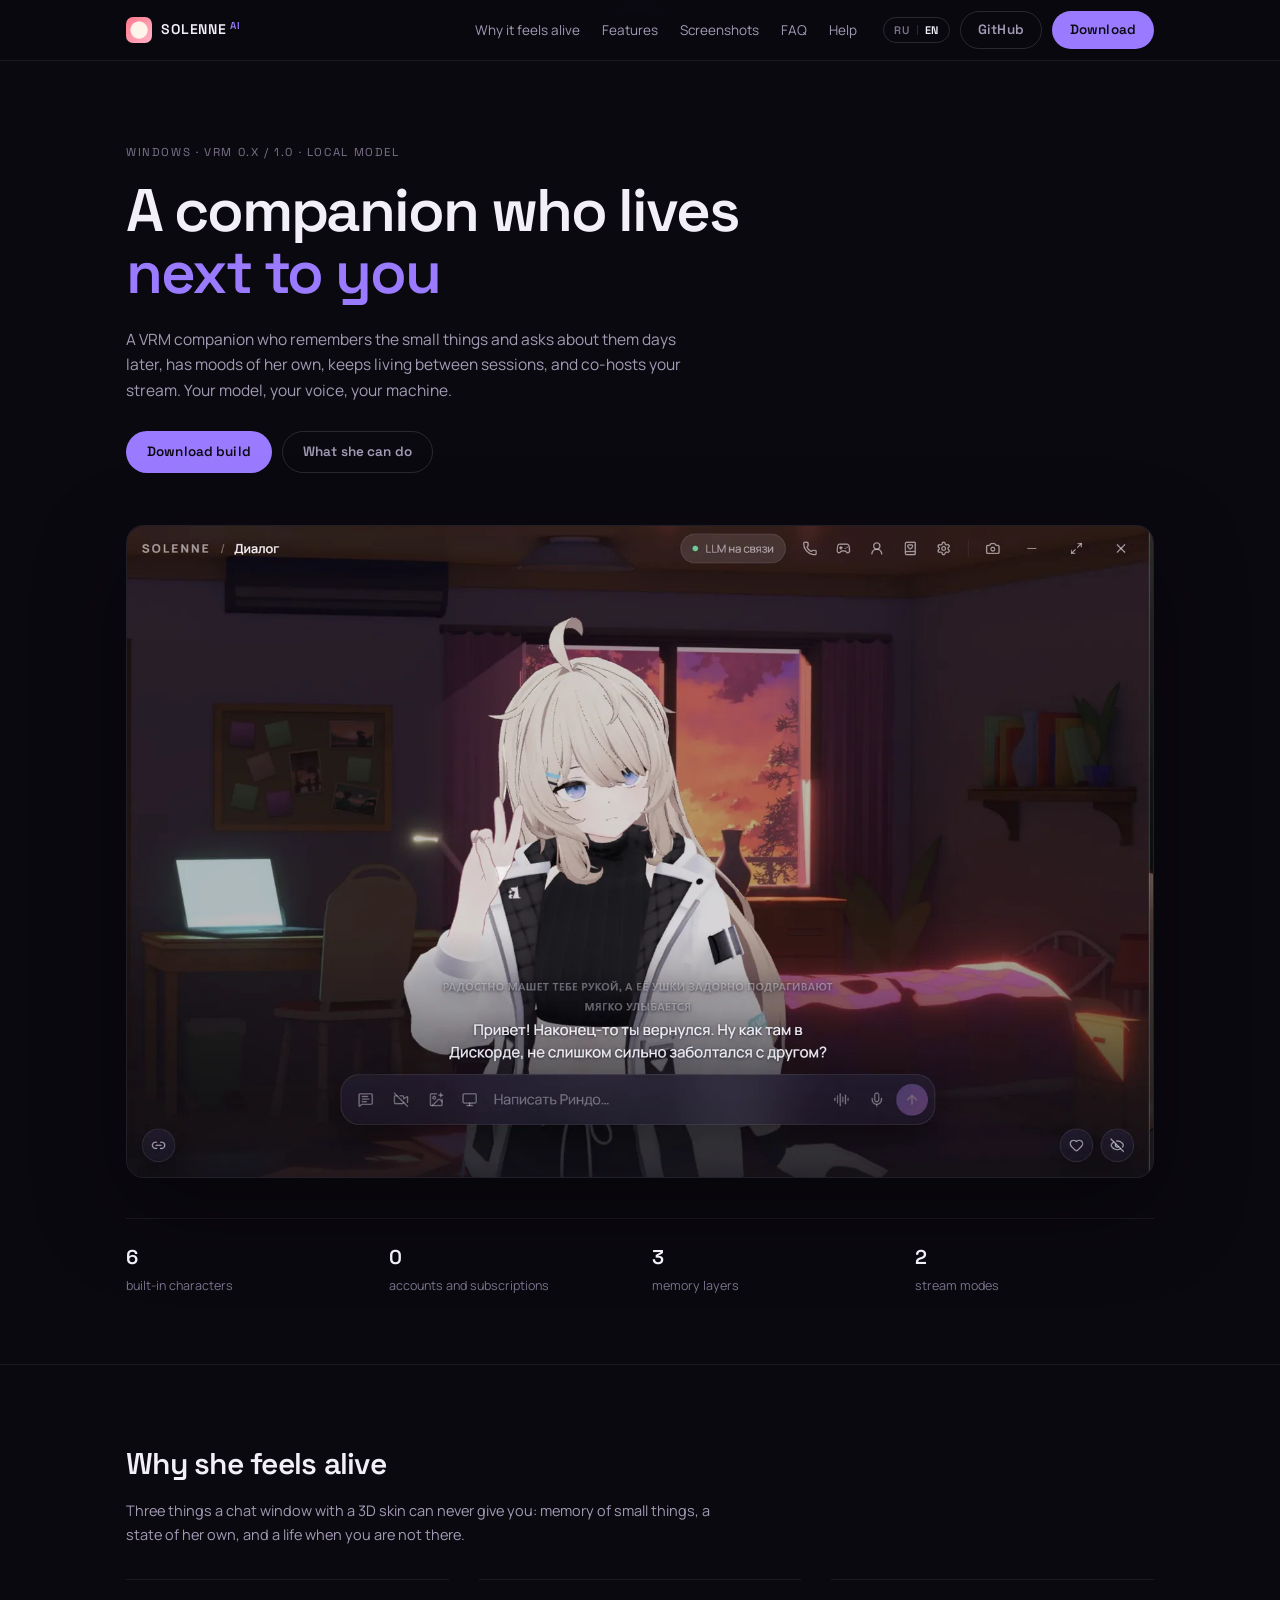
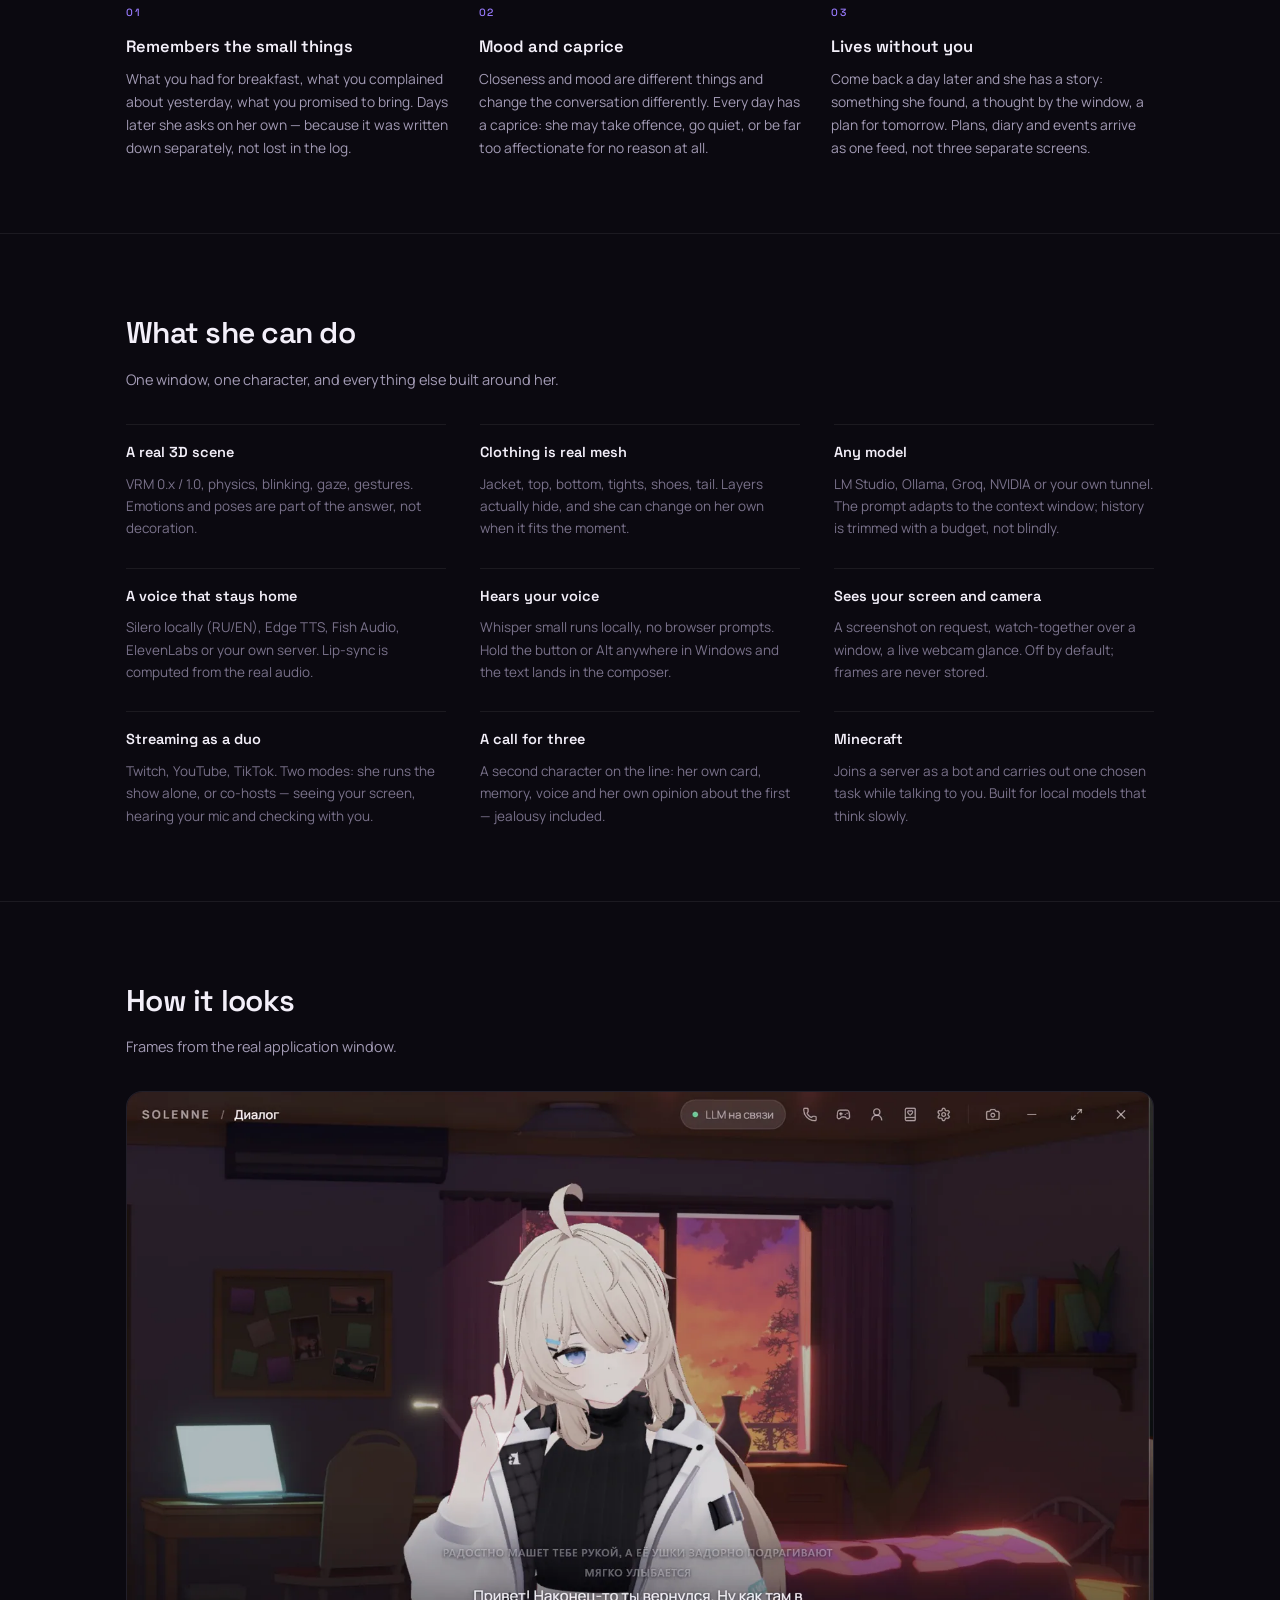
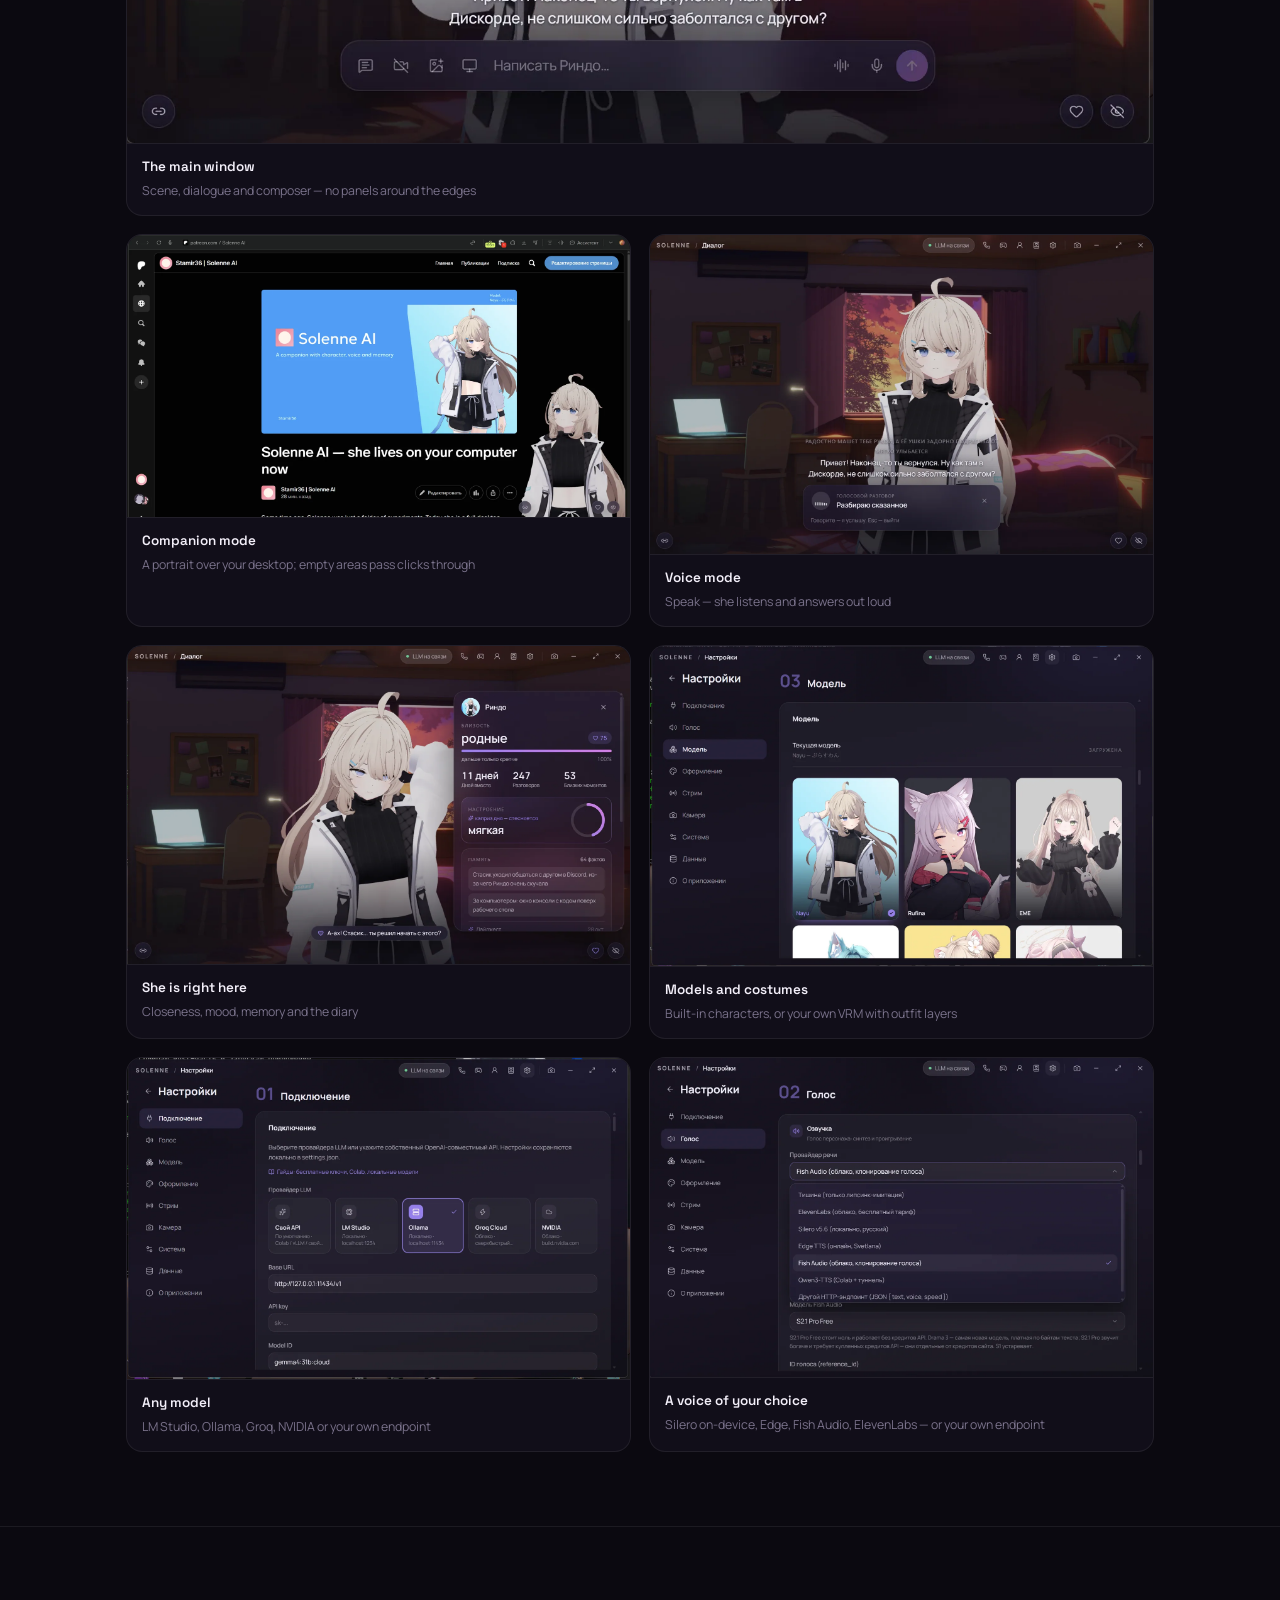
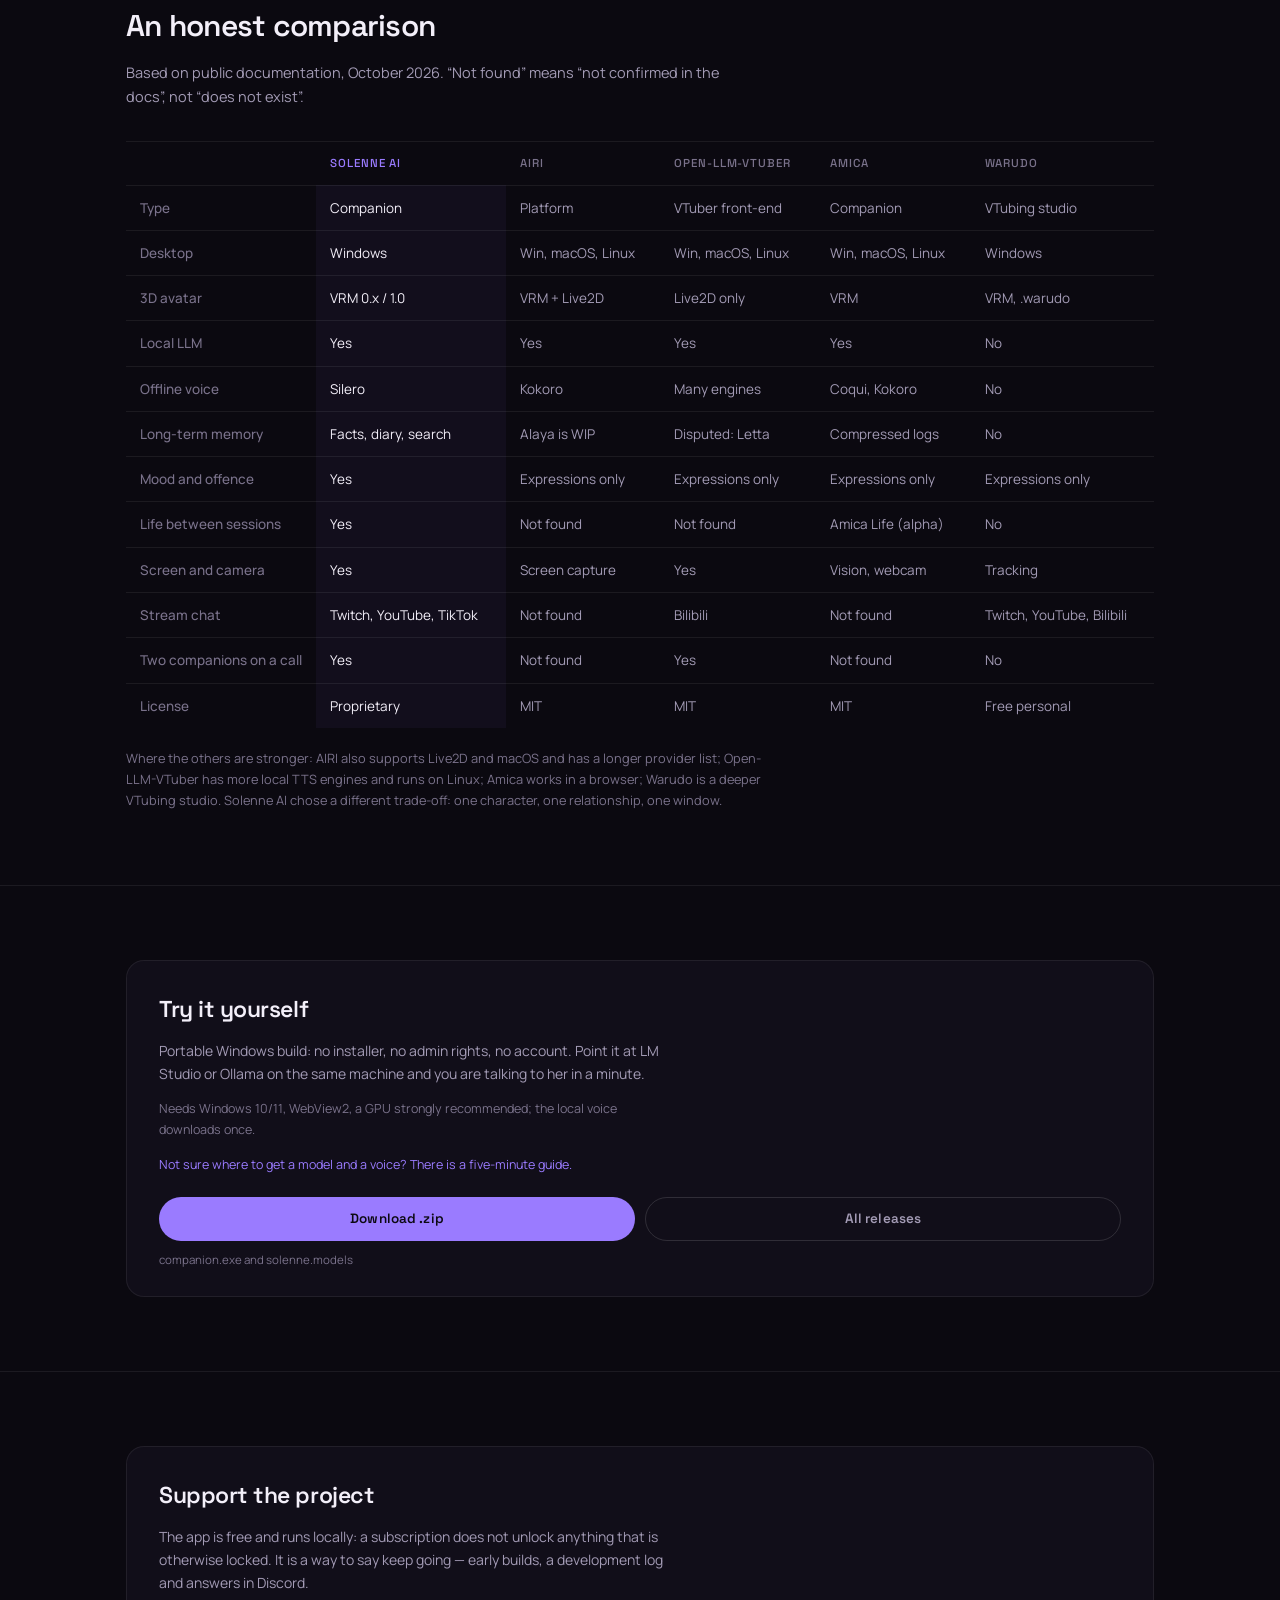
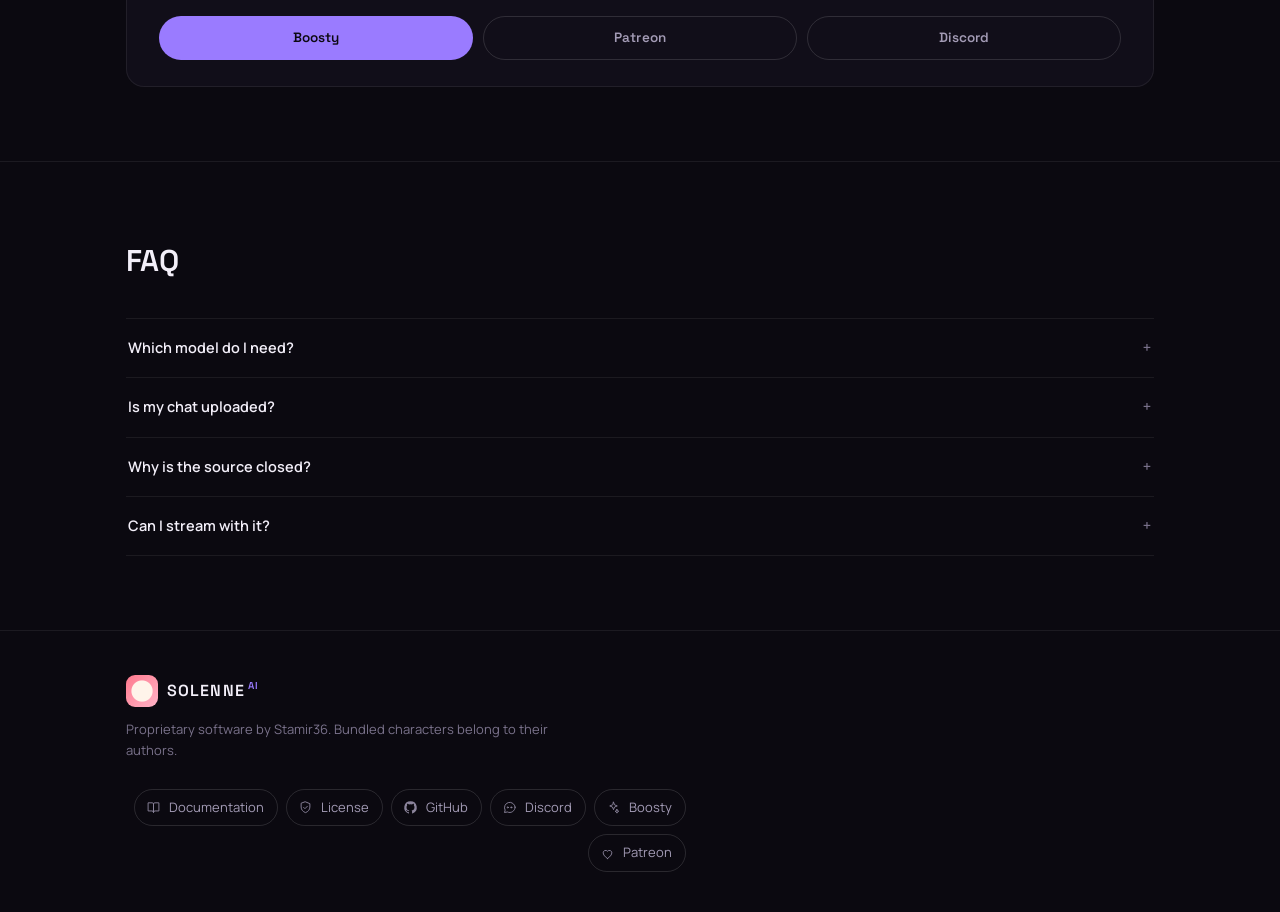
<file: site/index.html>
<!doctype html>
<!-- Solenne AI — product page.

     Style follows the application window, not a landing page: one near-black
     plum background, one violet accent, hairline separators instead of cards
     with gradients. Every section is a row of the same rhythm, so the page
     reads as a document about the app rather than a sales sheet.

     Text lives in leaf elements with data-ru/data-en: app.js swaps textContent,
     so a wrapper with children must never carry the attributes itself. -->
<html lang="ru">
  <head>
    <meta charset="utf-8" />
    <meta name="viewport" content="width=device-width, initial-scale=1" />
    <title>Solenne AI — 3D-компаньон для рабочего стола</title>
    <meta
      name="description"
      content="Solenne AI — 3D-компаньон на VRM: помнит мелочи, имеет настроение, живёт между сессиями и ведёт трансляцию вместе с вами. Локальные модель и голос."
    />
    <meta name="theme-color" content="#0b0910" />
    <meta property="og:title" content="Solenne AI — 3D desktop companion" />
    <meta
      property="og:description"
      content="A VRM companion who remembers small things, has moods of her own, and co-hosts your stream. Local-first: your model, your voice, your machine."
    />
    <meta property="og:image" content="screenshots/main-page.webp" />
    <script>
      /* Язык выбирается до первой отрисовки: сохранённый выбор, иначе язык
         браузера. Разметка по умолчанию русская, поэтому для английского
         страница придерживается до подстановки текста (см. styles.css). */
      (function () {
        var lang = null;
        try {
          lang = localStorage.getItem("solenne-lang");
        } catch (e) {
          /* приватный режим может запретить хранилище */
        }
        if (lang !== "ru" && lang !== "en") {
          var list =
            navigator.languages && navigator.languages.length
              ? navigator.languages
              : [navigator.language || ""];
          lang = null;
          for (var i = 0; i < list.length && !lang; i += 1) {
            var code = String(list[i]).toLowerCase();
            if (code.indexOf("ru") === 0) lang = "ru";
            else if (code.indexOf("en") === 0) lang = "en";
          }
          lang = lang || "ru";
        }
        document.documentElement.lang = lang;
        if (lang === "en") document.documentElement.setAttribute("data-boot", "");
      })();
    </script>
    <link rel="icon" href="assets/icon.png" />
    <link rel="preconnect" href="https://fonts.googleapis.com" />
    <link rel="preconnect" href="https://fonts.gstatic.com" crossorigin />
    <link
      href="https://fonts.googleapis.com/css2?family=Manrope:wght@400;500;600;700&family=Space+Grotesk:wght@500;600&display=swap"
      rel="stylesheet"
    />
    <link rel="stylesheet" href="styles.css" />
  </head>
  <body data-page="home">
    <header class="nav">
      <div class="wrap nav-inner">
        <a class="brand" href="#top">
          <img src="assets/icon.png" alt="" width="26" height="26" />
          <span>SOLENNE<em>AI</em></span>
        </a>
        <nav class="nav-links">
          <a href="#alive" data-ru="Почему живая" data-en="Why it feels alive">Почему живая</a>
          <a href="#features" data-ru="Возможности" data-en="Features">Возможности</a>
          <a href="#gallery" data-ru="Скриншоты" data-en="Screenshots">Скриншоты</a>
          <a href="#faq" data-ru="Вопросы" data-en="FAQ">Вопросы</a>
          <a href="help.html" data-ru="Помощь" data-en="Help">Помощь</a>
        </nav>
        <div class="nav-actions">
          <button class="lang" id="lang" type="button" aria-label="Switch language">
            <span data-lang="ru">RU</span><i></i><span data-lang="en">EN</span>
          </button>
          <a
            class="btn btn-ghost"
            id="repo-link"
            href="https://github.com/Stamir36/solenne-ai"
            target="_blank"
            rel="noreferrer"
            data-ru="GitHub"
            data-en="GitHub"
            >GitHub</a
          >
          <a class="btn btn-solid" href="#download" data-ru="Скачать" data-en="Download">Скачать</a>
        </div>
      </div>
    </header>

    <main id="top">
      <section class="hero">
        <div class="wrap">
          <p class="eyebrow">
            <span data-ru="Windows · VRM 0.x / 1.0 · локальная модель" data-en="Windows · VRM 0.x / 1.0 · local model"
              >Windows · VRM 0.x / 1.0 · локальная модель</span
            >
          </p>
          <h1>
            <span data-ru="Она живёт рядом," data-en="A companion who lives">Она живёт рядом,</span>
            <span class="accent" data-ru="а не в чате" data-en="next to you">а не в чате</span>
          </h1>
          <p class="lede">
            <span
              data-ru="3D-компаньон на VRM: помнит мелочи и сама о них спрашивает, бывает не в духе, живёт между сессиями и ведёт трансляцию вместе с вами. Модель и голос — на вашей машине."
              data-en="A VRM companion who remembers the small things and asks about them days later, has moods of her own, keeps living between sessions, and co-hosts your stream. Your model, your voice, your machine."
              >3D-компаньон на VRM: помнит мелочи и сама о них спрашивает, бывает не в духе, живёт между
              сессиями и ведёт трансляцию вместе с вами. Модель и голос — на вашей машине.</span
            >
          </p>
          <div class="hero-actions">
            <a class="btn btn-solid" href="#download" data-ru="Скачать сборку" data-en="Download build"
              >Скачать сборку</a
            >
            <a class="btn btn-ghost" href="#features" data-ru="Что умеет" data-en="What she can do"
              >Что умеет</a
            >
          </div>

          <figure class="frame hero-shot">
            <img src="screenshots/main-page.webp" alt="Solenne AI — главное окно" loading="eager" />
          </figure>

          <ul class="metrics">
            <li>
              <b>6</b>
              <span data-ru="встроенных персонажей" data-en="built-in characters">встроенных персонажей</span>
            </li>
            <li>
              <b>0</b>
              <span data-ru="аккаунтов и подписок" data-en="accounts and subscriptions">аккаунтов и подписок</span>
            </li>
            <li>
              <b>3</b>
              <span data-ru="слоя памяти" data-en="memory layers">слоя памяти</span>
            </li>
            <li>
              <b>2</b>
              <span data-ru="режима эфира" data-en="stream modes">режима эфира</span>
            </li>
          </ul>
        </div>
      </section>

      <section class="section" id="alive">
        <div class="wrap">
          <header class="head">
            <h2 data-ru="Почему она ощущается живой" data-en="Why she feels alive">Почему она ощущается живой</h2>
            <p
              data-ru="Три вещи, которых не даёт ни один «чат с аватаром»: память о мелочах, собственное состояние и жизнь без вас."
              data-en="Three things a chat window with a 3D skin can never give you: memory of small things, a state of her own, and a life when you are not there."
            >
              Три вещи, которых не даёт ни один «чат с аватаром»: память о мелочах, собственное
              состояние и жизнь без вас.
            </p>
          </header>
          <div class="pillars">
            <article>
              <span class="num">01</span>
              <h3 data-ru="Помнит мелочи" data-en="Remembers the small things">Помнит мелочи</h3>
              <p
                data-ru="Что вы ели на завтрак, на что жаловались вчера, что обещали принести. Через пару дней она сама спросит — потому что это отдельно записано, а не потерялось в истории."
                data-en="What you had for breakfast, what you complained about yesterday, what you promised to bring. Days later she asks on her own — because it was written down separately, not lost in the log."
              >
                Что вы ели на завтрак, на что жаловались вчера, что обещали принести. Через пару дней
                она сама спросит — потому что это отдельно записано, а не потерялось в истории.
              </p>
            </article>
            <article>
              <span class="num">02</span>
              <h3 data-ru="Настроение и каприз" data-en="Mood and caprice">Настроение и каприз</h3>
              <p
                data-ru="Близость и настроение — разные вещи и влияют на разговор по-разному. У дня есть каприз: она может обидеться, замолчать или стать слишком ласковой без всякой причины."
                data-en="Closeness and mood are different things and change the conversation differently. Every day has a caprice: she may take offence, go quiet, or be far too affectionate for no reason at all."
              >
                Близость и настроение — разные вещи и влияют на разговор по-разному. У дня есть каприз:
                она может обидеться, замолчать или стать слишком ласковой без всякой причины.
              </p>
            </article>
            <article>
              <span class="num">03</span>
              <h3 data-ru="Живёт без вас" data-en="Lives without you">Живёт без вас</h3>
              <p
                data-ru="Вернулись через день — у неё есть история: находка, мысль у окна, план на завтра. Планы, дневник и события собраны в одну ленту, а не в три разных окна."
                data-en="Come back a day later and she has a story: something she found, a thought by the window, a plan for tomorrow. Plans, diary and events arrive as one feed, not three separate screens."
              >
                Вернулись через день — у неё есть история: находка, мысль у окна, план на завтра.
                Планы, дневник и события собраны в одну ленту, а не в три разных окна.
              </p>
            </article>
          </div>
        </div>
      </section>

      <section class="section" id="features">
        <div class="wrap">
          <header class="head">
            <h2 data-ru="Что умеет" data-en="What she can do">Что умеет</h2>
            <p
              data-ru="Одно окно, один персонаж и всё остальное — вокруг него."
              data-en="One window, one character, and everything else built around her."
            >
              Одно окно, один персонаж и всё остальное — вокруг него.
            </p>
          </header>
          <div class="items">
            <article>
              <h3 data-ru="Полная 3D-сцена" data-en="A real 3D scene">Полная 3D-сцена</h3>
              <p
                data-ru="VRM 0.x / 1.0, физика, моргание, взгляд, жесты. Эмоции и позы — часть ответа, а не украшение."
                data-en="VRM 0.x / 1.0, physics, blinking, gaze, gestures. Emotions and poses are part of the answer, not decoration."
              >
                VRM 0.x / 1.0, физика, моргание, взгляд, жесты. Эмоции и позы — часть ответа, а не
                украшение.
              </p>
            </article>
            <article>
              <h3 data-ru="Одежда — настоящие меши" data-en="Clothing is real mesh">Одежда — настоящие меши</h3>
              <p
                data-ru="Куртка, верх, низ, колготки, обувь, хвост. Слои скрываются по-настоящему, и она сама может переодеться, если это уместно."
                data-en="Jacket, top, bottom, tights, shoes, tail. Layers actually hide, and she can change on her own when it fits the moment."
              >
                Куртка, верх, низ, колготки, обувь, хвост. Слои скрываются по-настоящему, и она сама
                может переодеться, если это уместно.
              </p>
            </article>
            <article>
              <h3 data-ru="Любая модель" data-en="Any model">Любая модель</h3>
              <p
                data-ru="LM Studio, Ollama, Groq, NVIDIA или свой туннель. Промпт подстраивается под окно контекста, история не обрезается вслепую."
                data-en="LM Studio, Ollama, Groq, NVIDIA or your own tunnel. The prompt adapts to the context window; history is trimmed with a budget, not blindly."
              >
                LM Studio, Ollama, Groq, NVIDIA или свой туннель. Промпт подстраивается под окно
                контекста, история не обрезается вслепую.
              </p>
            </article>
            <article>
              <h3 data-ru="Голос, который не уходит в сеть" data-en="A voice that stays home">
                Голос, который не уходит в сеть
              </h3>
              <p
                data-ru="Silero локально (RU/EN), Edge TTS, Fish Audio, ElevenLabs или свой сервер. Липсинк считается по реальному аудио."
                data-en="Silero locally (RU/EN), Edge TTS, Fish Audio, ElevenLabs or your own server. Lip-sync is computed from the real audio."
              >
                Silero локально (RU/EN), Edge TTS, Fish Audio, ElevenLabs или свой сервер. Липсинк
                считается по реальному аудио.
              </p>
            </article>
            <article>
              <h3 data-ru="Слышит ваш голос" data-en="Hears your voice">Слышит ваш голос</h3>
              <p
                data-ru="Whisper small локально, без браузерных пузырей. Удержание кнопки или Alt в любом приложении — и текст уже в поле ввода."
                data-en="Whisper small runs locally, no browser prompts. Hold the button or Alt anywhere in Windows and the text lands in the composer."
              >
                Whisper small локально, без браузерных пузырей. Удержание кнопки или Alt в любом
                приложении — и текст уже в поле ввода.
              </p>
            </article>
            <article>
              <h3 data-ru="Видит экран и камеру" data-en="Sees your screen and camera">Видит экран и камеру</h3>
              <p
                data-ru="Снимок по просьбе, совместный просмотр окна, живая камера. По умолчанию выключено, кадры не сохраняются."
                data-en="A screenshot on request, watch-together over a window, a live webcam glance. Off by default; frames are never stored."
              >
                Снимок по просьбе, совместный просмотр окна, живая камера. По умолчанию выключено,
                кадры не сохраняются.
              </p>
            </article>
            <article>
              <h3 data-ru="Трансляция вдвоём" data-en="Streaming as a duo">Трансляция вдвоём</h3>
              <p
                data-ru="Twitch, YouTube, TikTok. Два режима: она ведёт эфир сама или соведущая — видит экран, слышит микрофон и советуется с вами."
                data-en="Twitch, YouTube, TikTok. Two modes: she runs the show alone, or co-hosts — seeing your screen, hearing your mic and checking with you."
              >
                Twitch, YouTube, TikTok. Два режима: она ведёт эфир сама или соведущая — видит экран,
                слышит микрофон и советуется с вами.
              </p>
            </article>
            <article>
              <h3 data-ru="Звонок втроём" data-en="A call for three">Звонок втроём</h3>
              <p
                data-ru="Вторая героиня на линии: своя карточка, память, голос и собственное отношение к первой — вплоть до ревности."
                data-en="A second character on the line: her own card, memory, voice and her own opinion about the first — jealousy included."
              >
                Вторая героиня на линии: своя карточка, память, голос и собственное отношение к первой —
                вплоть до ревности.
              </p>
            </article>
            <article>
              <h3 data-ru="Minecraft" data-en="Minecraft">Minecraft</h3>
              <p
                data-ru="Заходит на сервер ботом и выполняет выбранное дело, пока разговаривает с вами. Под локальные модели, которые думают медленно."
                data-en="Joins a server as a bot and carries out one chosen task while talking to you. Built for local models that think slowly."
              >
                Заходит на сервер ботом и выполняет выбранное дело, пока разговаривает с вами. Под
                локальные модели, которые думают медленно.
              </p>
            </article>
          </div>
        </div>
      </section>

      <section class="section" id="gallery">
        <div class="wrap">
          <header class="head">
            <h2 data-ru="Как это выглядит" data-en="How it looks">Как это выглядит</h2>
            <p
              data-ru="Кадры из настоящего окна приложения."
              data-en="Frames from the real application window."
            >
              Кадры из настоящего окна приложения.
            </p>
          </header>
          <div class="gallery">
            <figure class="shot wide">
              <img src="screenshots/main-page.webp" alt="Главное окно Solenne AI" loading="lazy" />
              <figcaption>
                <b data-ru="Главное окно" data-en="The main window">Главное окно</b>
                <span
                  data-ru="Сцена, диалог и поле ввода — без панелей по краям"
                  data-en="Scene, dialogue and composer — no panels around the edges"
                  >Сцена, диалог и поле ввода — без панелей по краям</span
                >
              </figcaption>
            </figure>
            <figure class="shot">
              <img src="screenshots/companion.webp" alt="Режим компаньона" loading="lazy" />
              <figcaption>
                <b data-ru="Режим компаньона" data-en="Companion mode">Режим компаньона</b>
                <span
                  data-ru="Портрет поверх рабочего стола, пустые края пропускают клики"
                  data-en="A portrait over your desktop; empty areas pass clicks through"
                  >Портрет поверх рабочего стола, пустые края пропускают клики</span
                >
              </figcaption>
            </figure>
            <figure class="shot">
              <img src="screenshots/voice-mode.webp" alt="Голосовой режим" loading="lazy" />
              <figcaption>
                <b data-ru="Голосовой режим" data-en="Voice mode">Голосовой режим</b>
                <span
                  data-ru="Говорите — она слушает и отвечает вслух"
                  data-en="Speak — she listens and answers out loud"
                  >Говорите — она слушает и отвечает вслух</span
                >
              </figcaption>
            </figure>
            <figure class="shot">
              <img src="screenshots/status.webp" alt="Панель «Она рядом»" loading="lazy" />
              <figcaption>
                <b data-ru="Она рядом" data-en="She is right here">Она рядом</b>
                <span
                  data-ru="Близость, настроение, память и дневник"
                  data-en="Closeness, mood, memory and the diary"
                  >Близость, настроение, память и дневник</span
                >
              </figcaption>
            </figure>
            <figure class="shot">
              <img src="screenshots/models.webp" alt="Выбор персонажа" loading="lazy" />
              <figcaption>
                <b data-ru="Модели и костюмы" data-en="Models and costumes">Модели и костюмы</b>
                <span
                  data-ru="Встроенные персонажи и своя VRM со слоями одежды"
                  data-en="Built-in characters, or your own VRM with outfit layers"
                  >Встроенные персонажи и своя VRM со слоями одежды</span
                >
              </figcaption>
            </figure>
            <figure class="shot">
              <img src="screenshots/provider.webp" alt="Подключение модели" loading="lazy" />
              <figcaption>
                <b data-ru="Любая модель" data-en="Any model">Любая модель</b>
                <span
                  data-ru="LM Studio, Ollama, Groq, NVIDIA или свой адрес"
                  data-en="LM Studio, Ollama, Groq, NVIDIA or your own endpoint"
                  >LM Studio, Ollama, Groq, NVIDIA или свой адрес</span
                >
              </figcaption>
            </figure>
            <figure class="shot">
              <img src="screenshots/speech-providers.webp" alt="Провайдеры речи" loading="lazy" />
              <figcaption>
                <b data-ru="Голос на выбор" data-en="A voice of your choice">Голос на выбор</b>
                <span
                  data-ru="Silero локально, Edge, Fish Audio, ElevenLabs — и свой эндпоинт"
                  data-en="Silero on-device, Edge, Fish Audio, ElevenLabs — or your own endpoint"
                  >Silero локально, Edge, Fish Audio, ElevenLabs — и свой эндпоинт</span
                >
              </figcaption>
            </figure>
          </div>
        </div>
      </section>

      <section class="section" id="compare">
        <div class="wrap">
          <header class="head">
            <h2 data-ru="Честное сравнение" data-en="An honest comparison">Честное сравнение</h2>
            <p
              data-ru="По публичной документации на октябрь 2026. «Не найдено» значит «не подтверждено в документации», а не «не существует»."
              data-en="Based on public documentation, October 2026. “Not found” means “not confirmed in the docs”, not “does not exist”."
            >
              По публичной документации на октябрь 2026. «Не найдено» значит «не подтверждено в
              документации», а не «не существует».
            </p>
          </header>
          <div class="table-wrap">
            <table>
              <thead>
                <tr>
                  <th></th>
                  <th class="me">Solenne AI</th>
                  <th>AIRI</th>
                  <th>Open-LLM-VTuber</th>
                  <th>Amica</th>
                  <th>Warudo</th>
                </tr>
              </thead>
              <tbody>
                <tr>
                  <th data-ru="Тип" data-en="Type">Тип</th>
                  <td class="me" data-ru="Компаньон" data-en="Companion">Компаньон</td>
                  <td data-ru="Платформа" data-en="Platform">Платформа</td>
                  <td data-ru="Фронтенд VTuber" data-en="VTuber front-end">Фронтенд VTuber</td>
                  <td data-ru="Компаньон" data-en="Companion">Компаньон</td>
                  <td data-ru="Студия VTubing" data-en="VTubing studio">Студия VTubing</td>
                </tr>
                <tr>
                  <th data-ru="Десктоп" data-en="Desktop">Десктоп</th>
                  <td class="me">Windows</td>
                  <td>Win, macOS, Linux</td>
                  <td>Win, macOS, Linux</td>
                  <td>Win, macOS, Linux</td>
                  <td>Windows</td>
                </tr>
                <tr>
                  <th data-ru="3D-аватар" data-en="3D avatar">3D-аватар</th>
                  <td class="me">VRM 0.x / 1.0</td>
                  <td>VRM + Live2D</td>
                  <td data-ru="Только Live2D" data-en="Live2D only">Только Live2D</td>
                  <td>VRM</td>
                  <td>VRM, .warudo</td>
                </tr>
                <tr>
                  <th data-ru="Локальная LLM" data-en="Local LLM">Локальная LLM</th>
                  <td class="me" data-ru="Да" data-en="Yes">Да</td>
                  <td data-ru="Да" data-en="Yes">Да</td>
                  <td data-ru="Да" data-en="Yes">Да</td>
                  <td data-ru="Да" data-en="Yes">Да</td>
                  <td data-ru="Нет" data-en="No">Нет</td>
                </tr>
                <tr>
                  <th data-ru="Голос офлайн" data-en="Offline voice">Голос офлайн</th>
                  <td class="me">Silero</td>
                  <td>Kokoro</td>
                  <td data-ru="Много движков" data-en="Many engines">Много движков</td>
                  <td>Coqui, Kokoro</td>
                  <td data-ru="Нет" data-en="No">Нет</td>
                </tr>
                <tr>
                  <th data-ru="Долгая память" data-en="Long-term memory">Долгая память</th>
                  <td class="me" data-ru="Факты, дневник, поиск" data-en="Facts, diary, search">
                    Факты, дневник, поиск
                  </td>
                  <td data-ru="Alaya в работе" data-en="Alaya is WIP">Alaya в работе</td>
                  <td data-ru="Спорно: Letta" data-en="Disputed: Letta">Спорно: Letta</td>
                  <td data-ru="Сжатые логи" data-en="Compressed logs">Сжатые логи</td>
                  <td data-ru="Нет" data-en="No">Нет</td>
                </tr>
                <tr>
                  <th data-ru="Настроение и обида" data-en="Mood and offence">Настроение и обида</th>
                  <td class="me" data-ru="Да" data-en="Yes">Да</td>
                  <td data-ru="Только выражения" data-en="Expressions only">Только выражения</td>
                  <td data-ru="Только выражения" data-en="Expressions only">Только выражения</td>
                  <td data-ru="Только выражения" data-en="Expressions only">Только выражения</td>
                  <td data-ru="Только выражения" data-en="Expressions only">Только выражения</td>
                </tr>
                <tr>
                  <th data-ru="Жизнь между сессиями" data-en="Life between sessions">
                    Жизнь между сессиями
                  </th>
                  <td class="me" data-ru="Да" data-en="Yes">Да</td>
                  <td data-ru="Не найдено" data-en="Not found">Не найдено</td>
                  <td data-ru="Не найдено" data-en="Not found">Не найдено</td>
                  <td data-ru="Amica Life (alpha)" data-en="Amica Life (alpha)">Amica Life (alpha)</td>
                  <td data-ru="Нет" data-en="No">Нет</td>
                </tr>
                <tr>
                  <th data-ru="Экран и камера" data-en="Screen and camera">Экран и камера</th>
                  <td class="me" data-ru="Да" data-en="Yes">Да</td>
                  <td data-ru="Захват экрана" data-en="Screen capture">Захват экрана</td>
                  <td data-ru="Да" data-en="Yes">Да</td>
                  <td data-ru="Зрение, камера" data-en="Vision, webcam">Зрение, камера</td>
                  <td data-ru="Трекинг" data-en="Tracking">Трекинг</td>
                </tr>
                <tr>
                  <th data-ru="Чат трансляции" data-en="Stream chat">Чат трансляции</th>
                  <td class="me">Twitch, YouTube, TikTok</td>
                  <td data-ru="Не найдено" data-en="Not found">Не найдено</td>
                  <td>Bilibili</td>
                  <td data-ru="Не найдено" data-en="Not found">Не найдено</td>
                  <td>Twitch, YouTube, Bilibili</td>
                </tr>
                <tr>
                  <th data-ru="Две компаньонки в звонке" data-en="Two companions on a call">
                    Две компаньонки в звонке
                  </th>
                  <td class="me" data-ru="Да" data-en="Yes">Да</td>
                  <td data-ru="Не найдено" data-en="Not found">Не найдено</td>
                  <td data-ru="Да" data-en="Yes">Да</td>
                  <td data-ru="Не найдено" data-en="Not found">Не найдено</td>
                  <td data-ru="Нет" data-en="No">Нет</td>
                </tr>
                <tr>
                  <th data-ru="Лицензия" data-en="License">Лицензия</th>
                  <td class="me" data-ru="Проприетарная" data-en="Proprietary">Проприетарная</td>
                  <td>MIT</td>
                  <td>MIT</td>
                  <td>MIT</td>
                  <td data-ru="Бесплатно лично" data-en="Free personal">Бесплатно лично</td>
                </tr>
              </tbody>
            </table>
          </div>
          <p class="note">
            <span
              data-ru="Где сильнее другие: AIRI поддерживает Live2D и macOS и имеет более длинный список провайдеров; у Open-LLM-VTuber больше локальных TTS-движков и есть Linux; Amica работает в браузере; Warudo — глубже как студия VTubing. Solenne AI выбрала другое: один персонаж, одни отношения, одно окно."
              data-en="Where the others are stronger: AIRI also supports Live2D and macOS and has a longer provider list; Open-LLM-VTuber has more local TTS engines and runs on Linux; Amica works in a browser; Warudo is a deeper VTubing studio. Solenne AI chose a different trade-off: one character, one relationship, one window."
              >Где сильнее другие: AIRI поддерживает Live2D и macOS и имеет более длинный список провайдеров;
              у Open-LLM-VTuber больше локальных TTS-движков и есть Linux; Amica работает в браузере;
              Warudo — глубже как студия VTubing. Solenne AI выбрала другое: один персонаж, одни отношения,
              одно окно.</span
            >
          </p>
        </div>
      </section>

      <section class="section" id="download">
        <div class="wrap">
          <div class="panel">
            <div>
              <h2 data-ru="Попробуйте сами" data-en="Try it yourself">Попробуйте сами</h2>
              <p
                data-ru="Портативная сборка для Windows: без установщика, без прав администратора, без аккаунта. Модель подключается за минуту — LM Studio или Ollama на этой же машине."
                data-en="Portable Windows build: no installer, no admin rights, no account. Point it at LM Studio or Ollama on the same machine and you are talking to her in a minute."
              >
                Портативная сборка для Windows: без установщика, без прав администратора, без аккаунта.
                Модель подключается за минуту — LM Studio или Ollama на этой же машине.
              </p>
              <p class="req">
                <span
                  data-ru="Нужно: Windows 10/11, WebView2, видеокарта желательна; локальный голос ставится один раз."
                  data-en="Needs Windows 10/11, WebView2, a GPU strongly recommended; the local voice downloads once."
                  >Нужно: Windows 10/11, WebView2, видеокарта желательна; локальный голос ставится один раз.</span
                >
              </p>
              <p class="req">
                <a
                  href="help.html"
                  data-ru="Не знаете, где взять модель и голос? Инструкция на пять минут."
                  data-en="Not sure where to get a model and a voice? There is a five-minute guide."
                  >Не знаете, где взять модель и голос? Инструкция на пять минут.</a
                >
              </p>
            </div>
            <div class="panel-actions">
              <a
                class="btn btn-solid"
                id="zip-btn"
                href="https://github.com/Stamir36/solenne-ai/releases/latest/download/Solenne-AI-Portable.zip"
                target="_blank"
                rel="noreferrer"
                data-ru="Скачать .zip"
                data-en="Download .zip"
                >Скачать .zip</a
              >
              <a
                class="btn btn-ghost"
                id="releases-btn"
                href="https://github.com/Stamir36/solenne-ai/releases"
                target="_blank"
                rel="noreferrer"
                data-ru="Все релизы"
                data-en="All releases"
                >Все релизы</a
              >
              <span class="hint" data-ru="companion.exe и solenne.models" data-en="companion.exe and solenne.models"
                >companion.exe и solenne.models</span
              >
            </div>
          </div>
        </div>
      </section>

      <section class="section" id="support">
        <div class="wrap">
          <div class="panel">
            <div>
              <h2 data-ru="Поддержать проект" data-en="Support the project">Поддержать проект</h2>
              <p
                data-ru="Приложение бесплатное и работает локально: подписка не открывает функций, которые иначе были бы закрыты. Это способ сказать «продолжай» — ранние сборки, дневник разработки и ответы в Discord."
                data-en="The app is free and runs locally: a subscription does not unlock anything that is otherwise locked. It is a way to say keep going — early builds, a development log and answers in Discord."
              >
                Приложение бесплатное и работает локально: подписка не открывает функций, которые иначе
                были бы закрыты. Это способ сказать «продолжай» — ранние сборки, дневник разработки и
                ответы в Discord.
              </p>
            </div>
            <div class="panel-actions">
              <a class="btn btn-solid" href="https://boosty.to/stamir36" target="_blank" rel="noreferrer">Boosty</a>
              <a class="btn btn-ghost" href="https://www.patreon.com/c/stamir36" target="_blank" rel="noreferrer"
                >Patreon</a
              >
              <a class="btn btn-ghost" href="https://discord.gg/eeJQyR4sA7" target="_blank" rel="noreferrer"
                >Discord</a
              >
            </div>
          </div>
        </div>
      </section>

      <section class="section" id="faq">
        <div class="wrap">
          <header class="head">
            <h2 data-ru="Вопросы" data-en="FAQ">Вопросы</h2>
          </header>
          <div class="faq">
            <details>
              <summary data-ru="Какая модель нужна?" data-en="Which model do I need?">Какая модель нужна?</summary>
              <p
                data-ru="Любая OpenAI-совместимая: LM Studio, Ollama, Groq, NVIDIA или свой туннель. Локально разумная база — модель 7–12B в кванте Q4 под настольную видеокарту."
                data-en="Any OpenAI-compatible one: LM Studio, Ollama, Groq, NVIDIA or your own tunnel. Locally, a 7–12B model at Q4 is a comfortable baseline for a desktop GPU."
              >
                Любая OpenAI-совместимая: LM Studio, Ollama, Groq, NVIDIA или свой туннель. Локально
                разумная база — модель 7–12B в кванте Q4 под настольную видеокарту.
              </p>
            </details>
            <details>
              <summary data-ru="Переписка куда-то уходит?" data-en="Is my chat uploaded?">
                Переписка куда-то уходит?
              </summary>
              <p
                data-ru="Только на тот адрес модели, который вы указали. Поиск по памяти, эмбеддинги, голос и дневник считаются на устройстве."
                data-en="Only to the model endpoint you configured. Memory search, embeddings, voice and the diary are computed on the device."
              >
                Только на тот адрес модели, который вы указали. Поиск по памяти, эмбеддинги, голос и
                дневник считаются на устройстве.
              </p>
            </details>
            <details>
              <summary data-ru="Почему закрытый код?" data-en="Why is the source closed?">
                Почему закрытый код?
              </summary>
              <p
                data-ru="Приложение — законченный продукт и содержит встроенных персонажей с лицензиями их авторов. Исходники не публикуются, чтобы сборку нельзя было выдать за свою."
                data-en="The app is a finished product and ships characters licensed from their authors. The source is not published so the build cannot be passed off as someone else's work."
              >
                Приложение — законченный продукт и содержит встроенных персонажей с лицензиями их
                авторов. Исходники не публикуются, чтобы сборку нельзя было выдать за свою.
              </p>
            </details>
            <details>
              <summary data-ru="Можно ли стримить?" data-en="Can I stream with it?">Можно ли стримить?</summary>
              <p
                data-ru="Да: OBS и окно под хромакей, чат Twitch/YouTube/TikTok и два режима — она ведёт эфир сама или вместе с вами, видя экран и слыша микрофон."
                data-en="Yes: OBS plus a chroma-key window, Twitch/YouTube/TikTok chat, and two modes — she runs the show alone or co-hosts with you, seeing your screen and hearing your mic."
              >
                Да: OBS и окно под хромакей, чат Twitch/YouTube/TikTok и два режима — она ведёт эфир
                сама или вместе с вами, видя экран и слыша микрофон.
              </p>
            </details>
          </div>
        </div>
      </section>
    </main>

    <footer>
      <div class="wrap foot-inner">
        <div class="foot-brand">
          <a class="brand" href="#top">
            <img src="assets/icon.png" alt="" width="32" height="32" />
            <span>SOLENNE<em>AI</em></span>
          </a>
          <p class="foot-note">
            <span
              data-ru="Проприетарное программное обеспечение Stamir36. Встроенные персонажи принадлежат их авторам."
              data-en="Proprietary software by Stamir36. Bundled characters belong to their authors."
              >Проприетарное программное обеспечение Stamir36. Встроенные персонажи принадлежат их авторам.</span
            >
          </p>
        </div>
        <nav class="foot-links">
          <a href="https://github.com/Stamir36/solenne-ai#readme" target="_blank" rel="noreferrer">
            <svg class="ico" viewBox="0 0 24 24" aria-hidden="true">
              <path d="M4 4.5h6a2 2 0 0 1 2 2V20a2.5 2.5 0 0 0-2.5-2.5H4z" />
              <path d="M20 4.5h-6a2 2 0 0 0-2 2V20a2.5 2.5 0 0 1 2.5-2.5H20z" />
            </svg>
            <span data-ru="Документация" data-en="Documentation">Документация</span>
          </a>
          <a href="https://github.com/Stamir36/solenne-ai/blob/HEAD/LICENSE" target="_blank" rel="noreferrer">
            <svg class="ico" viewBox="0 0 24 24" aria-hidden="true">
              <path d="M12 3l7 2.8v5.4c0 4.2-2.8 7.5-7 9-4.2-1.5-7-4.8-7-9V5.8z" />
              <path d="M9 11.8l2.1 2.1 4-4" />
            </svg>
            <span data-ru="Лицензия" data-en="License">Лицензия</span>
          </a>
          <a id="repo-link-2" href="https://github.com/Stamir36/solenne-ai" target="_blank" rel="noreferrer">
            <svg class="ico ico-fill" viewBox="0 0 24 24" aria-hidden="true">
              <path d="M12 2a10 10 0 0 0-3.16 19.49c.5.09.68-.22.68-.48v-1.7c-2.78.6-3.37-1.34-3.37-1.34-.45-1.16-1.11-1.47-1.11-1.47-.91-.62.07-.6.07-.6 1 .07 1.53 1.03 1.53 1.03.89 1.53 2.34 1.09 2.91.83.09-.65.35-1.09.63-1.34-2.22-.25-4.56-1.11-4.56-4.95 0-1.09.39-1.98 1.03-2.68-.1-.25-.45-1.27.1-2.65 0 0 .84-.27 2.75 1.02a9.5 9.5 0 0 1 5 0c1.91-1.29 2.75-1.02 2.75-1.02.55 1.38.2 2.4.1 2.65.64.7 1.03 1.59 1.03 2.68 0 3.85-2.34 4.7-4.57 4.95.36.31.68.92.68 1.85v2.74c0 .27.18.58.69.48A10 10 0 0 0 12 2z" />
            </svg>
            <span data-ru="GitHub" data-en="GitHub">GitHub</span>
          </a>
          <a href="https://discord.gg/eeJQyR4sA7" target="_blank" rel="noreferrer">
            <svg class="ico" viewBox="0 0 24 24" aria-hidden="true">
              <path d="M21 11.5a8.5 8.5 0 0 1-12.3 7.6L4 20l1-3.8A8.5 8.5 0 1 1 21 11.5z" />
              <circle cx="9.2" cy="11.8" r=".9" />
              <circle cx="14.8" cy="11.8" r=".9" />
            </svg>
            <span data-ru="Discord" data-en="Discord">Discord</span>
          </a>
          <a href="https://boosty.to/stamir36" target="_blank" rel="noreferrer">
            <svg class="ico" viewBox="0 0 24 24" aria-hidden="true">
              <path d="M12 3.5l1.7 4.3 4.3 1.7-4.3 1.7L12 15.5l-1.7-4.3L6 9.5l4.3-1.7z" />
              <path d="M17.5 15l.9 2.1 2.1.9-2.1.9-.9 2.1-.9-2.1-2.1-.9 2.1-.9z" />
            </svg>
            <span data-ru="Boosty" data-en="Boosty">Boosty</span>
          </a>
          <a href="https://www.patreon.com/c/stamir36" target="_blank" rel="noreferrer">
            <svg class="ico" viewBox="0 0 24 24" aria-hidden="true">
              <path d="M12 20s-7-4.3-7-9a4 4 0 0 1 7-2.6A4 4 0 0 1 19 11c0 4.7-7 9-7 9z" />
            </svg>
            <span data-ru="Patreon" data-en="Patreon">Patreon</span>
          </a>
        </nav>
      </div>
    </footer>

    <script src="app.js"></script>
  </body>
</html>
</file>
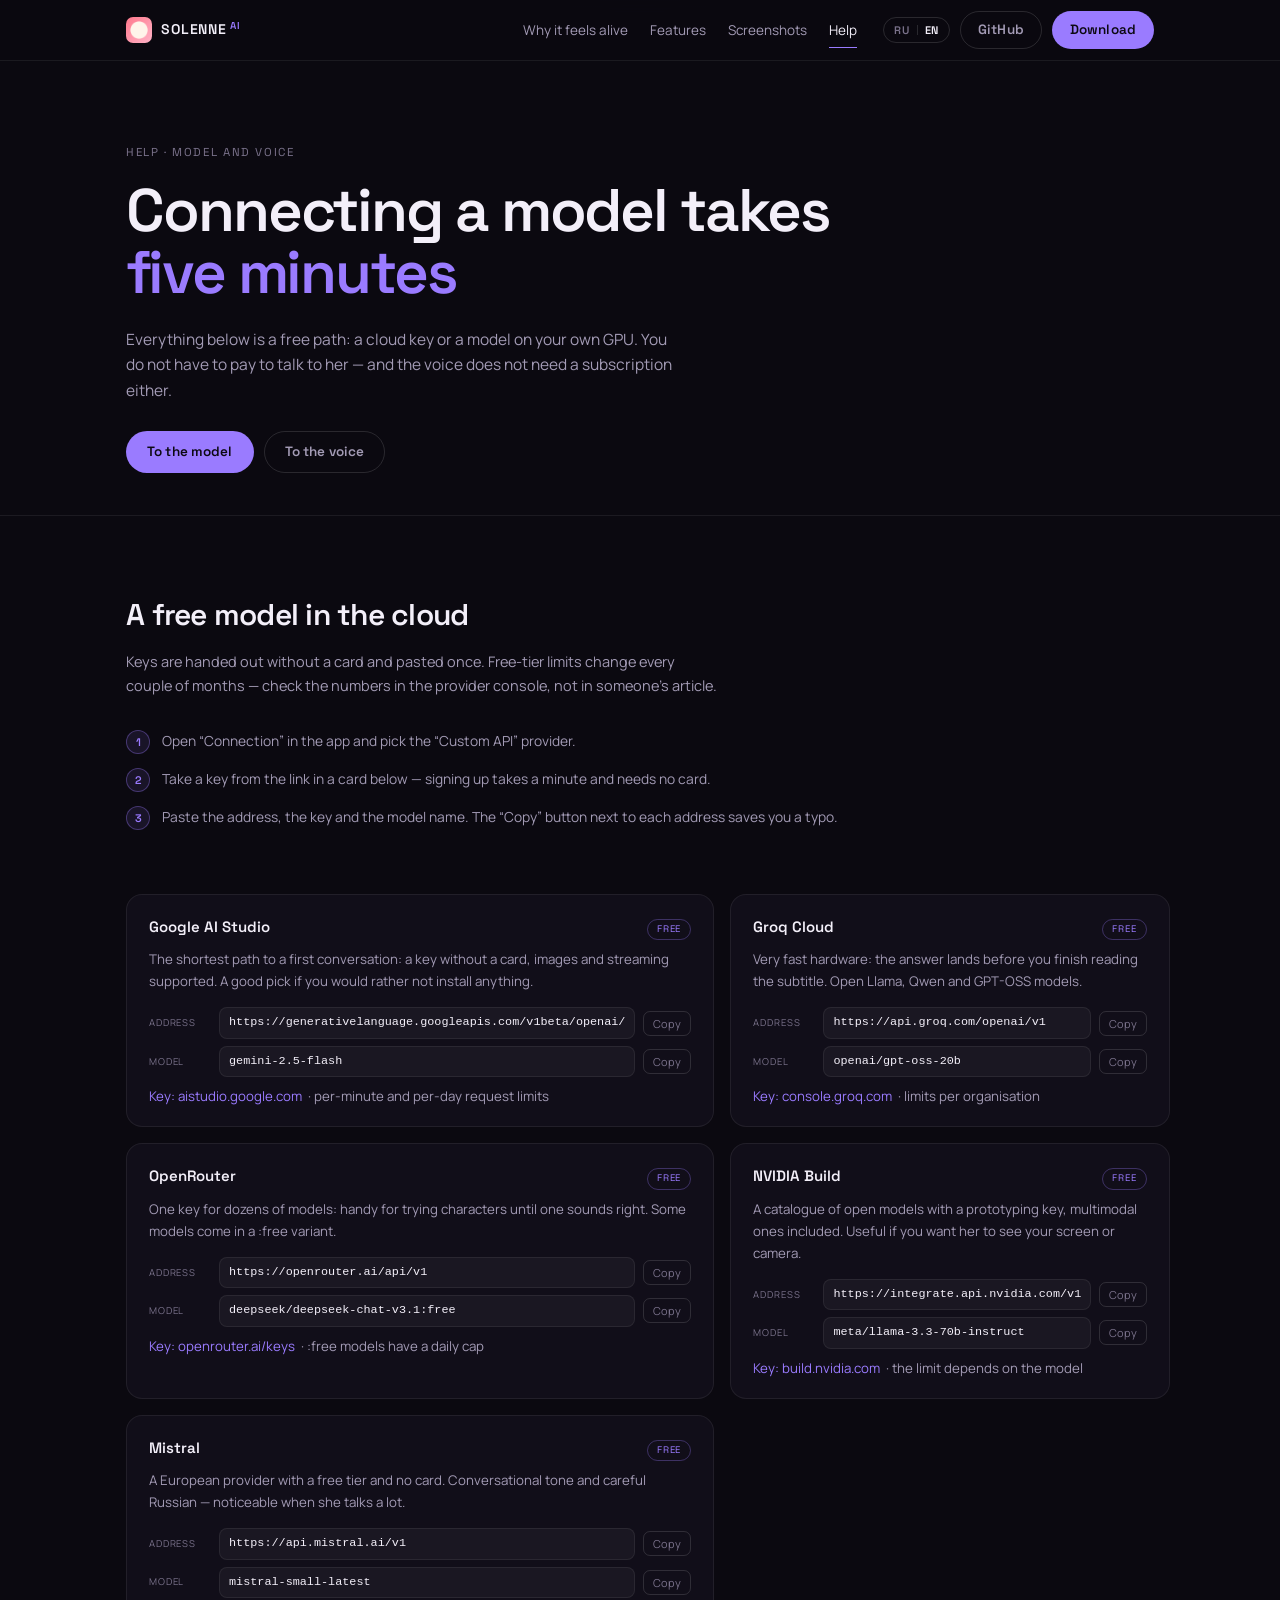
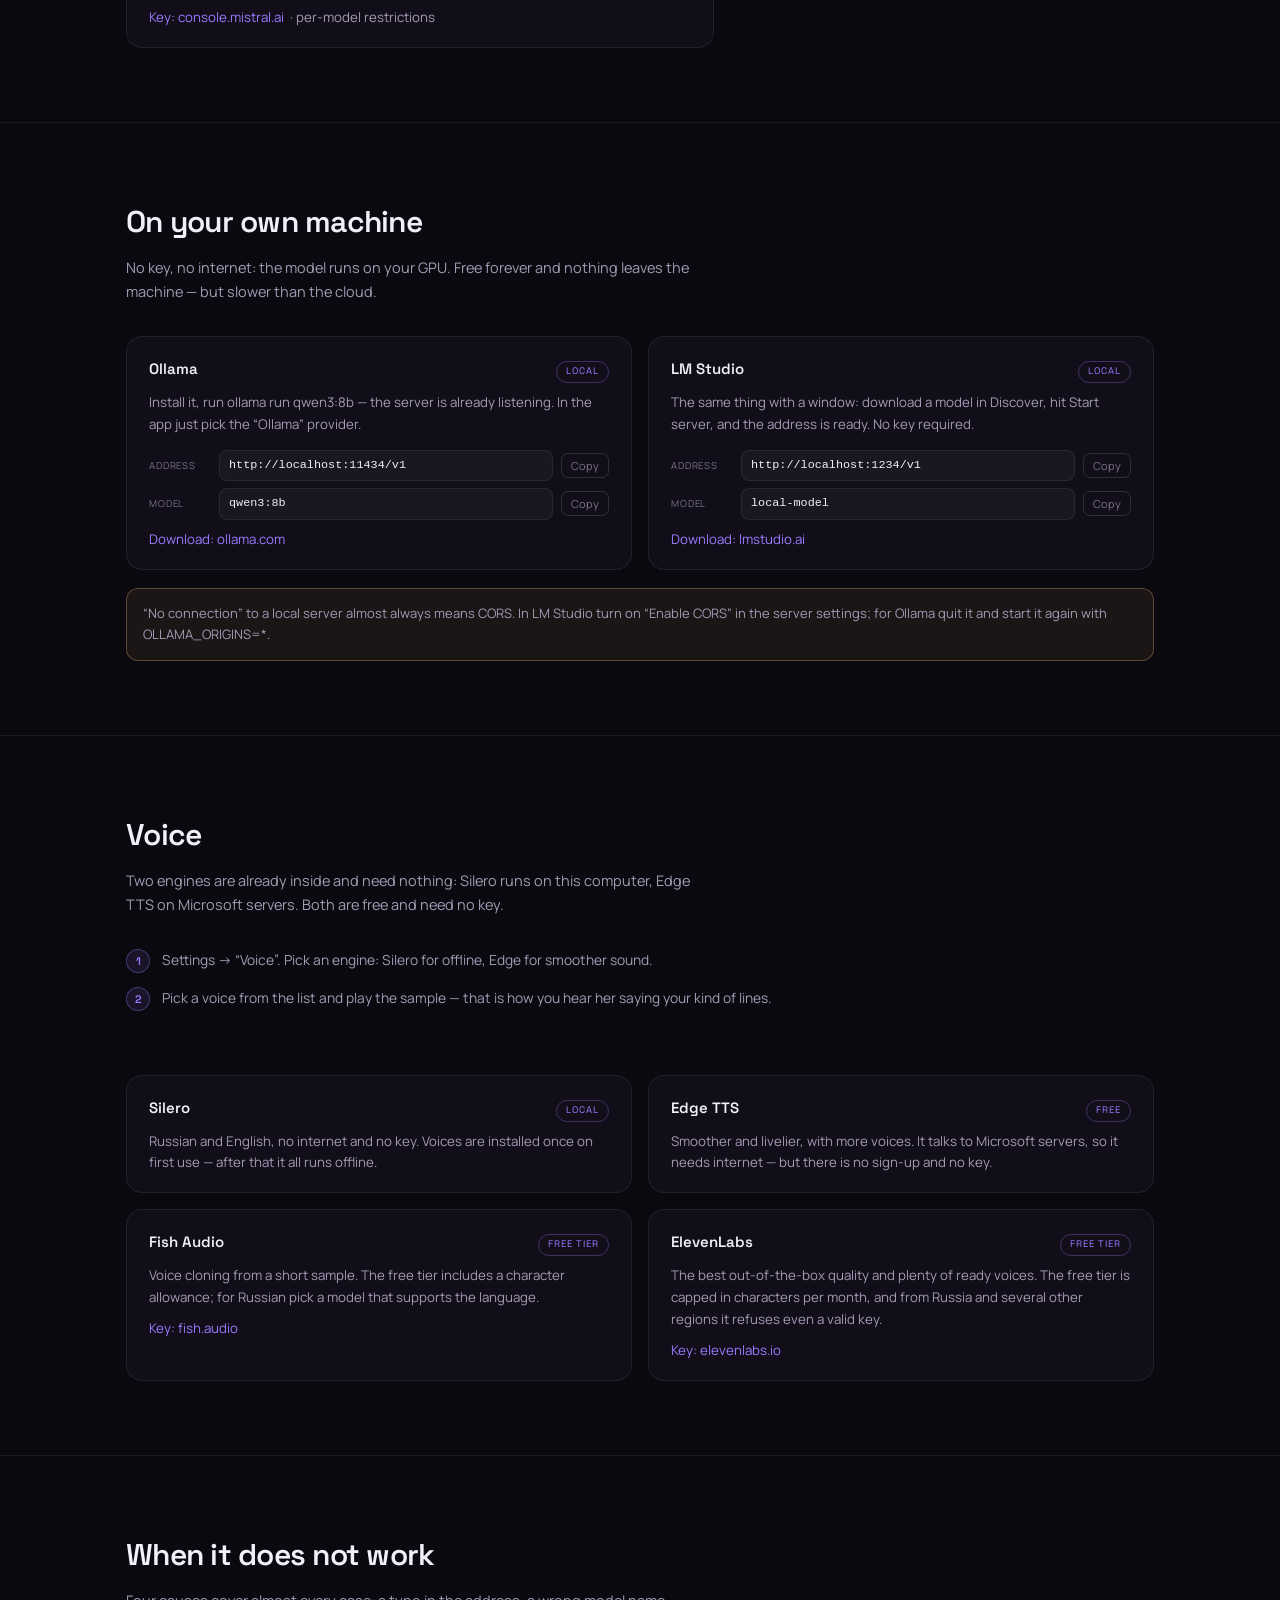
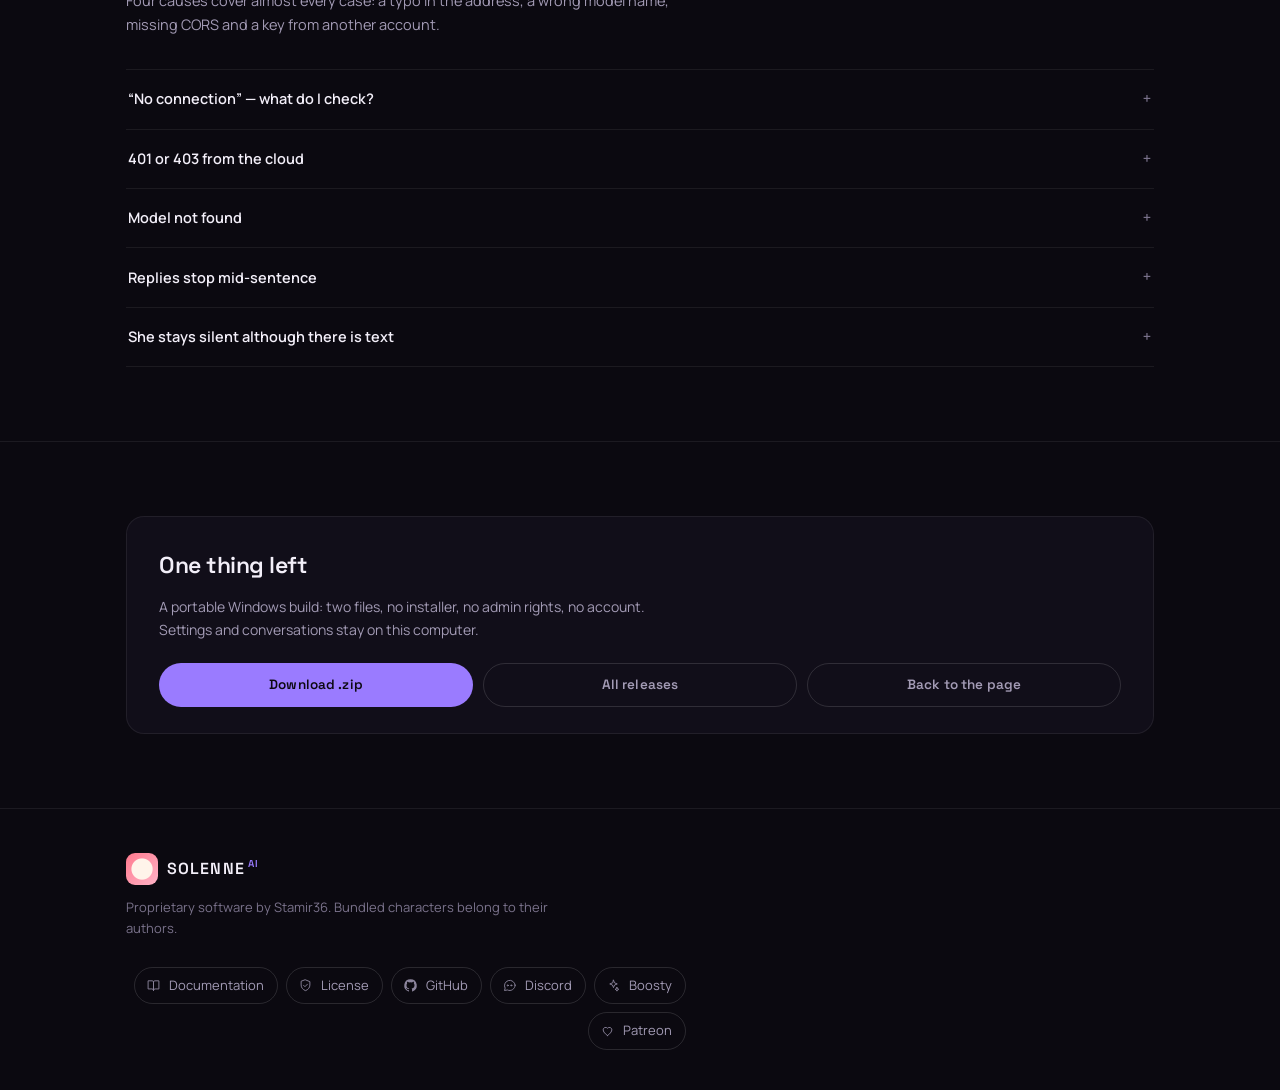
<file: site/help.html>
<!doctype html>
<!-- Solenne AI — help page.

     Same shell as the product page: one near-black plum background, one violet
     accent, hairline cards. The only thing this page does is remove the first
     obstacle — "where do I get a model and a voice". Everything listed here has
     a free path; nothing requires a card up front.

     Text lives in leaf elements with data-ru/data-en, see app.js. -->
<html lang="ru">
  <head>
    <meta charset="utf-8" />
    <meta name="viewport" content="width=device-width, initial-scale=1" />
    <title>Помощь — подключить модель и голос | Solenne AI</title>
    <meta
      name="description"
      content="Как подключить бесплатную модель и голос к Solenne AI: ключи Google AI Studio, Groq, OpenRouter и NVIDIA, Ollama и LM Studio локально, Silero и Edge TTS для речи."
    />
    <meta name="theme-color" content="#0b0910" />
    <meta property="og:title" content="Solenne AI — connect a model and a voice" />
    <meta
      property="og:description"
      content="Free paths to a working companion: a cloud key in one evening, or a model on your own GPU. Voice included."
    />
    <meta property="og:image" content="screenshots/provider.webp" />
    <script>
      /* Язык выбирается до первой отрисовки: сохранённый выбор, иначе язык
         браузера. Разметка по умолчанию русская, поэтому для английского
         страница придерживается до подстановки текста (см. styles.css). */
      (function () {
        var lang = null;
        try {
          lang = localStorage.getItem("solenne-lang");
        } catch (e) {
          /* приватный режим может запретить хранилище */
        }
        if (lang !== "ru" && lang !== "en") {
          var list =
            navigator.languages && navigator.languages.length
              ? navigator.languages
              : [navigator.language || ""];
          lang = null;
          for (var i = 0; i < list.length && !lang; i += 1) {
            var code = String(list[i]).toLowerCase();
            if (code.indexOf("ru") === 0) lang = "ru";
            else if (code.indexOf("en") === 0) lang = "en";
          }
          lang = lang || "ru";
        }
        document.documentElement.lang = lang;
        if (lang === "en") document.documentElement.setAttribute("data-boot", "");
      })();
    </script>
    <link rel="icon" href="assets/icon.png" />
    <link rel="preconnect" href="https://fonts.googleapis.com" />
    <link rel="preconnect" href="https://fonts.gstatic.com" crossorigin />
    <link
      href="https://fonts.googleapis.com/css2?family=Manrope:wght@400;500;600;700&family=Space+Grotesk:wght@500;600&display=swap"
      rel="stylesheet"
    />
    <link rel="stylesheet" href="styles.css" />
  </head>
  <body data-page="help">
    <header class="nav">
      <div class="wrap nav-inner">
        <a class="brand" href="index.html">
          <img src="assets/icon.png" alt="" width="26" height="26" />
          <span>SOLENNE<em>AI</em></span>
        </a>
        <nav class="nav-links">
          <a href="index.html#alive" data-ru="Почему живая" data-en="Why it feels alive">Почему живая</a>
          <a href="index.html#features" data-ru="Возможности" data-en="Features">Возможности</a>
          <a href="index.html#gallery" data-ru="Скриншоты" data-en="Screenshots">Скриншоты</a>
          <a href="help.html" class="on" data-ru="Помощь" data-en="Help">Помощь</a>
        </nav>
        <div class="nav-actions">
          <button class="lang" id="lang" type="button" aria-label="Switch language">
            <span data-lang="ru">RU</span><i></i><span data-lang="en">EN</span>
          </button>
          <a
            class="btn btn-ghost"
            id="repo-link"
            href="https://github.com/Stamir36/solenne-ai"
            target="_blank"
            rel="noreferrer"
            data-ru="GitHub"
            data-en="GitHub"
            >GitHub</a
          >
          <a class="btn btn-solid" href="index.html#download" data-ru="Скачать" data-en="Download">Скачать</a>
        </div>
      </div>
    </header>

    <main id="top">
      <section class="hero help-hero">
        <div class="wrap">
          <p class="eyebrow">
            <span data-ru="Помощь · модель и голос" data-en="Help · model and voice"
              >Помощь · модель и голос</span
            >
          </p>
          <h1>
            <span data-ru="Подключить модель —" data-en="Connecting a model takes">Подключить модель —</span>
            <span class="accent" data-ru="пять минут" data-en="five minutes">пять минут</span>
          </h1>
          <p class="lede">
            <span
              data-ru="Ниже только бесплатные пути: ключ из облака или модель на вашей видеокарте. Платить, чтобы просто поговорить, не нужно — и голос тоже есть без подписки."
              data-en="Everything below is a free path: a cloud key or a model on your own GPU. You do not have to pay to talk to her — and the voice does not need a subscription either."
              >Ниже только бесплатные пути: ключ из облака или модель на вашей видеокарте. Платить, чтобы
              просто поговорить, не нужно — и голос тоже есть без подписки.</span
            >
          </p>
          <div class="hero-actions">
            <a class="btn btn-solid" href="#llm" data-ru="К модели" data-en="To the model">К модели</a>
            <a class="btn btn-ghost" href="#voice" data-ru="К голосу" data-en="To the voice">К голосу</a>
          </div>
        </div>
      </section>

      <section class="section" id="llm">
        <div class="wrap">
          <header class="head">
            <h2 data-ru="Бесплатная модель в облаке" data-en="A free model in the cloud">
              Бесплатная модель в облаке
            </h2>
            <p
              data-ru="Ключ берётся без карты и вставляется один раз. Лимиты бесплатных тарифов меняются каждые пару месяцев — сверяйте цифры в кабинете провайдера, а не в чужих статьях."
              data-en="Keys are handed out without a card and pasted once. Free-tier limits change every couple of months — check the numbers in the provider console, not in someone's article."
            >
              Ключ берётся без карты и вставляется один раз. Лимиты бесплатных тарифов меняются каждые
              пару месяцев — сверяйте цифры в кабинете провайдера, а не в чужих статьях.
            </p>
          </header>

          <ol class="steps">
            <li data-reveal>
              <b>1</b>
              <span
                data-ru="Откройте в приложении «Подключение» и выберите провайдера «Свой API»."
                data-en="Open “Connection” in the app and pick the “Custom API” provider."
                >Откройте в приложении «Подключение» и выберите провайдера «Свой API».</span
              >
            </li>
            <li data-reveal>
              <b>2</b>
              <span
                data-ru="Возьмите ключ по ссылке в карточке — регистрация занимает минуту, карта не нужна."
                data-en="Take a key from the link in a card below — signing up takes a minute and needs no card."
                >Возьмите ключ по ссылке в карточке — регистрация занимает минуту, карта не нужна.</span
              >
            </li>
            <li data-reveal>
              <b>3</b>
              <span
                data-ru="Вставьте адрес, ключ и имя модели. Кнопка «Копировать» рядом с адресом избавляет от опечаток."
                data-en="Paste the address, the key and the model name. The “Copy” button next to each address saves you a typo."
                >Вставьте адрес, ключ и имя модели. Кнопка «Копировать» рядом с адресом избавляет от
                опечаток.</span
              >
            </li>
            <li data-reveal>
              <b>4</b>
              <span
                data-ru="Нажмите «Проверить подключение»: зелёная точка — можно разговаривать."
                data-en="Press “Check connection”: a green dot means you can start talking."
                >Нажмите «Проверить подключение»: зелёная точка — можно разговаривать.</span
              >
            </li>
          </ol>

          <div class="cards">
            <article class="card" data-reveal>
              <div class="card-head">
                <h3>Google AI Studio</h3>
                <span class="tag" data-ru="бесплатно" data-en="free">бесплатно</span>
              </div>
              <p
                data-ru="Самый короткий путь к первому разговору: ключ без карты, изображения и потоковый ответ поддерживаются. Хороший выбор, если не хочется ничего устанавливать."
                data-en="The shortest path to a first conversation: a key without a card, images and streaming supported. A good pick if you would rather not install anything."
              >
                Самый короткий путь к первому разговору: ключ без карты, изображения и потоковый ответ
                поддерживаются. Хороший выбор, если не хочется ничего устанавливать.
              </p>
              <div class="kv">
                <div>
                  <span data-ru="адрес" data-en="address">адрес</span>
                  <code>https://generativelanguage.googleapis.com/v1beta/openai/</code>
                  <button
                    class="copy"
                    type="button"
                    data-copy="https://generativelanguage.googleapis.com/v1beta/openai/"
                    data-ru="Копировать"
                    data-en="Copy"
                  >
                    Копировать
                  </button>
                </div>
                <div>
                  <span data-ru="модель" data-en="model">модель</span>
                  <code>gemini-2.5-flash</code>
                  <button
                    class="copy"
                    type="button"
                    data-copy="gemini-2.5-flash"
                    data-ru="Копировать"
                    data-en="Copy"
                  >
                    Копировать
                  </button>
                </div>
              </div>
              <p class="card-foot">
                <a href="https://aistudio.google.com/apikey" target="_blank" rel="noreferrer"
                  ><span data-ru="Ключ: aistudio.google.com" data-en="Key: aistudio.google.com"
                    >Ключ: aistudio.google.com</span
                  ></a
                >
                <span class="dim" data-ru="· лимит запросов в минуту и в день" data-en="· per-minute and per-day request limits"
                  >· лимит запросов в минуту и в день</span
                >
              </p>
            </article>

            <article class="card" data-reveal>
              <div class="card-head">
                <h3>Groq Cloud</h3>
                <span class="tag" data-ru="бесплатно" data-en="free">бесплатно</span>
              </div>
              <p
                data-ru="Очень быстрое железо: ответ приходит быстрее, чем успеваешь дочитать субтитр. Открытые модели Llama, Qwen и GPT-OSS."
                data-en="Very fast hardware: the answer lands before you finish reading the subtitle. Open Llama, Qwen and GPT-OSS models."
              >
                Очень быстрое железо: ответ приходит быстрее, чем успеваешь дочитать субтитр. Открытые
                модели Llama, Qwen и GPT-OSS.
              </p>
              <div class="kv">
                <div>
                  <span data-ru="адрес" data-en="address">адрес</span>
                  <code>https://api.groq.com/openai/v1</code>
                  <button
                    class="copy"
                    type="button"
                    data-copy="https://api.groq.com/openai/v1"
                    data-ru="Копировать"
                    data-en="Copy"
                  >
                    Копировать
                  </button>
                </div>
                <div>
                  <span data-ru="модель" data-en="model">модель</span>
                  <code>openai/gpt-oss-20b</code>
                  <button
                    class="copy"
                    type="button"
                    data-copy="openai/gpt-oss-20b"
                    data-ru="Копировать"
                    data-en="Copy"
                  >
                    Копировать
                  </button>
                </div>
              </div>
              <p class="card-foot">
                <a href="https://console.groq.com/keys" target="_blank" rel="noreferrer"
                  ><span data-ru="Ключ: console.groq.com" data-en="Key: console.groq.com"
                    >Ключ: console.groq.com</span
                  ></a
                >
                <span class="dim" data-ru="· лимиты по организации" data-en="· limits per organisation"
                  >· лимиты по организации</span
                >
              </p>
            </article>

            <article class="card" data-reveal>
              <div class="card-head">
                <h3>OpenRouter</h3>
                <span class="tag" data-ru="бесплатно" data-en="free">бесплатно</span>
              </div>
              <p
                data-ru="Один ключ на десятки моделей: удобно перебирать характеры, пока не найдётся тот, что звучит правильно. У части моделей есть вариант с пометкой :free."
                data-en="One key for dozens of models: handy for trying characters until one sounds right. Some models come in a :free variant."
              >
                Один ключ на десятки моделей: удобно перебирать характеры, пока не найдётся тот, что
                звучит правильно. У части моделей есть вариант с пометкой :free.
              </p>
              <div class="kv">
                <div>
                  <span data-ru="адрес" data-en="address">адрес</span>
                  <code>https://openrouter.ai/api/v1</code>
                  <button
                    class="copy"
                    type="button"
                    data-copy="https://openrouter.ai/api/v1"
                    data-ru="Копировать"
                    data-en="Copy"
                  >
                    Копировать
                  </button>
                </div>
                <div>
                  <span data-ru="модель" data-en="model">модель</span>
                  <code>deepseek/deepseek-chat-v3.1:free</code>
                  <button
                    class="copy"
                    type="button"
                    data-copy="deepseek/deepseek-chat-v3.1:free"
                    data-ru="Копировать"
                    data-en="Copy"
                  >
                    Копировать
                  </button>
                </div>
              </div>
              <p class="card-foot">
                <a href="https://openrouter.ai/keys" target="_blank" rel="noreferrer"
                  ><span data-ru="Ключ: openrouter.ai/keys" data-en="Key: openrouter.ai/keys"
                    >Ключ: openrouter.ai/keys</span
                  ></a
                >
                <span class="dim" data-ru="· у :free моделей суточный потолок" data-en="· :free models have a daily cap"
                  >· у :free моделей суточный потолок</span
                >
              </p>
            </article>

            <article class="card" data-reveal>
              <div class="card-head">
                <h3>NVIDIA Build</h3>
                <span class="tag" data-ru="бесплатно" data-en="free">бесплатно</span>
              </div>
              <p
                data-ru="Каталог открытых моделей с ключом для прототипов, включая мультимодальные. Пригодится, если хочется показать ей экран или камеру."
                data-en="A catalogue of open models with a prototyping key, multimodal ones included. Useful if you want her to see your screen or camera."
              >
                Каталог открытых моделей с ключом для прототипов, включая мультимодальные. Пригодится,
                если хочется показать ей экран или камеру.
              </p>
              <div class="kv">
                <div>
                  <span data-ru="адрес" data-en="address">адрес</span>
                  <code>https://integrate.api.nvidia.com/v1</code>
                  <button
                    class="copy"
                    type="button"
                    data-copy="https://integrate.api.nvidia.com/v1"
                    data-ru="Копировать"
                    data-en="Copy"
                  >
                    Копировать
                  </button>
                </div>
                <div>
                  <span data-ru="модель" data-en="model">модель</span>
                  <code>meta/llama-3.3-70b-instruct</code>
                  <button
                    class="copy"
                    type="button"
                    data-copy="meta/llama-3.3-70b-instruct"
                    data-ru="Копировать"
                    data-en="Copy"
                  >
                    Копировать
                  </button>
                </div>
              </div>
              <p class="card-foot">
                <a href="https://build.nvidia.com/settings/api-keys" target="_blank" rel="noreferrer"
                  ><span data-ru="Ключ: build.nvidia.com" data-en="Key: build.nvidia.com"
                    >Ключ: build.nvidia.com</span
                  ></a
                >
                <span class="dim" data-ru="· лимит зависит от модели" data-en="· the limit depends on the model"
                  >· лимит зависит от модели</span
                >
              </p>
            </article>

            <article class="card" data-reveal>
              <div class="card-head">
                <h3>Mistral</h3>
                <span class="tag" data-ru="бесплатно" data-en="free">бесплатно</span>
              </div>
              <p
                data-ru="Европейский провайдер с бесплатным режимом без карты. Разговорный тон и аккуратный русский — заметно, если она много говорит."
                data-en="A European provider with a free tier and no card. Conversational tone and careful Russian — noticeable when she talks a lot."
              >
                Европейский провайдер с бесплатным режимом без карты. Разговорный тон и аккуратный
                русский — заметно, если она много говорит.
              </p>
              <div class="kv">
                <div>
                  <span data-ru="адрес" data-en="address">адрес</span>
                  <code>https://api.mistral.ai/v1</code>
                  <button
                    class="copy"
                    type="button"
                    data-copy="https://api.mistral.ai/v1"
                    data-ru="Копировать"
                    data-en="Copy"
                  >
                    Копировать
                  </button>
                </div>
                <div>
                  <span data-ru="модель" data-en="model">модель</span>
                  <code>mistral-small-latest</code>
                  <button
                    class="copy"
                    type="button"
                    data-copy="mistral-small-latest"
                    data-ru="Копировать"
                    data-en="Copy"
                  >
                    Копировать
                  </button>
                </div>
              </div>
              <p class="card-foot">
                <a href="https://console.mistral.ai/" target="_blank" rel="noreferrer"
                  ><span data-ru="Ключ: console.mistral.ai" data-en="Key: console.mistral.ai"
                    >Ключ: console.mistral.ai</span
                  ></a
                >
                <span class="dim" data-ru="· ограничения по модели" data-en="· per-model restrictions"
                  >· ограничения по модели</span
                >
              </p>
            </article>
          </div>
        </div>
      </section>

      <section class="section" id="local">
        <div class="wrap">
          <header class="head">
            <h2 data-ru="На своём компьютере" data-en="On your own machine">На своём компьютере</h2>
            <p
              data-ru="Ключ не нужен и интернет тоже: модель работает на вашей видеокарте. Бесплатно навсегда и ничего не уходит наружу — но и медленнее облака."
              data-en="No key, no internet: the model runs on your GPU. Free forever and nothing leaves the machine — but slower than the cloud."
            >
              Ключ не нужен и интернет тоже: модель работает на вашей видеокарте. Бесплатно навсегда и
              ничего не уходит наружу — но и медленнее облака.
            </p>
          </header>

          <div class="cards">
            <article class="card" data-reveal>
              <div class="card-head">
                <h3>Ollama</h3>
                <span class="tag" data-ru="локально" data-en="local">локально</span>
              </div>
              <p
                data-ru="Поставили приложение, выполнили ollama run qwen3:8b — сервер уже слушает порт. В приложении достаточно выбрать провайдера «Ollama»."
                data-en="Install it, run ollama run qwen3:8b — the server is already listening. In the app just pick the “Ollama” provider."
              >
                Поставили приложение, выполнили ollama run qwen3:8b — сервер уже слушает порт. В
                приложении достаточно выбрать провайдера «Ollama».
              </p>
              <div class="kv">
                <div>
                  <span data-ru="адрес" data-en="address">адрес</span>
                  <code>http://localhost:11434/v1</code>
                  <button
                    class="copy"
                    type="button"
                    data-copy="http://localhost:11434/v1"
                    data-ru="Копировать"
                    data-en="Copy"
                  >
                    Копировать
                  </button>
                </div>
                <div>
                  <span data-ru="модель" data-en="model">модель</span>
                  <code>qwen3:8b</code>
                  <button class="copy" type="button" data-copy="qwen3:8b" data-ru="Копировать" data-en="Copy">
                    Копировать
                  </button>
                </div>
              </div>
              <p class="card-foot">
                <a href="https://ollama.com/download" target="_blank" rel="noreferrer"
                  ><span data-ru="Скачать: ollama.com" data-en="Download: ollama.com"
                    >Скачать: ollama.com</span
                  ></a
                >
              </p>
            </article>

            <article class="card" data-reveal>
              <div class="card-head">
                <h3>LM Studio</h3>
                <span class="tag" data-ru="локально" data-en="local">локально</span>
              </div>
              <p
                data-ru="То же самое, но с окном: модель скачивается во вкладке Discover, дальше Start server — и адрес готов. Ключ не требуется."
                data-en="The same thing with a window: download a model in Discover, hit Start server, and the address is ready. No key required."
              >
                То же самое, но с окном: модель скачивается во вкладке Discover, дальше Start server — и
                адрес готов. Ключ не требуется.
              </p>
              <div class="kv">
                <div>
                  <span data-ru="адрес" data-en="address">адрес</span>
                  <code>http://localhost:1234/v1</code>
                  <button
                    class="copy"
                    type="button"
                    data-copy="http://localhost:1234/v1"
                    data-ru="Копировать"
                    data-en="Copy"
                  >
                    Копировать
                  </button>
                </div>
                <div>
                  <span data-ru="модель" data-en="model">модель</span>
                  <code>local-model</code>
                  <button
                    class="copy"
                    type="button"
                    data-copy="local-model"
                    data-ru="Копировать"
                    data-en="Copy"
                  >
                    Копировать
                  </button>
                </div>
              </div>
              <p class="card-foot">
                <a href="https://lmstudio.ai/" target="_blank" rel="noreferrer"
                  ><span data-ru="Скачать: lmstudio.ai" data-en="Download: lmstudio.ai"
                    >Скачать: lmstudio.ai</span
                  ></a
                >
              </p>
            </article>
          </div>

          <p class="warn" data-reveal>
            <span
              data-ru="«Нет связи» с локальным сервером почти всегда значит CORS. В LM Studio включите «Enable CORS» в настройках сервера; для Ollama закройте её и запустите заново с OLLAMA_ORIGINS=*."
              data-en="“No connection” to a local server almost always means CORS. In LM Studio turn on “Enable CORS” in the server settings; for Ollama quit it and start it again with OLLAMA_ORIGINS=*."
              >«Нет связи» с локальным сервером почти всегда значит CORS. В LM Studio включите «Enable
              CORS» в настройках сервера; для Ollama закройте её и запустите заново с
              OLLAMA_ORIGINS=*.</span
            >
          </p>
        </div>
      </section>

      <section class="section" id="voice">
        <div class="wrap">
          <header class="head">
            <h2 data-ru="Голос" data-en="Voice">Голос</h2>
            <p
              data-ru="Два движка уже внутри и не требуют ничего: Silero работает на этом компьютере, Edge TTS — на серверах Microsoft. Оба бесплатные, ключ не нужен."
              data-en="Two engines are already inside and need nothing: Silero runs on this computer, Edge TTS on Microsoft servers. Both are free and need no key."
            >
              Два движка уже внутри и не требуют ничего: Silero работает на этом компьютере, Edge TTS —
              на серверах Microsoft. Оба бесплатные, ключ не нужен.
            </p>
          </header>

          <ol class="steps">
            <li data-reveal>
              <b>1</b>
              <span
                data-ru="Настройки → «Голос». Выберите движок: Silero для офлайна, Edge для ровного звучания."
                data-en="Settings → “Voice”. Pick an engine: Silero for offline, Edge for smoother sound."
                >Настройки → «Голос». Выберите движок: Silero для офлайна, Edge для ровного звучания.</span
              >
            </li>
            <li data-reveal>
              <b>2</b>
              <span
                data-ru="Выберите голос из списка и нажмите прослушивание — так слышно, как она произносит именно ваши фразы."
                data-en="Pick a voice from the list and play the sample — that is how you hear her saying your kind of lines."
                >Выберите голос из списка и нажмите прослушивание — так слышно, как она произносит именно
                ваши фразы.</span
              >
            </li>
            <li data-reveal>
              <b>3</b>
              <span
                data-ru="Вернитесь в чат: теперь ответы озвучиваются. Липсинк считается по настоящему аудио, отдельно настраивать нечего."
                data-en="Go back to the chat: replies are spoken now. Lip-sync is computed from the real audio, nothing to tune."
                >Вернитесь в чат: теперь ответы озвучиваются. Липсинк считается по настоящему аудио, отдельно
                настраивать нечего.</span
              >
            </li>
          </ol>

          <div class="cards">
            <article class="card" data-reveal>
              <div class="card-head">
                <h3>Silero</h3>
                <span class="tag" data-ru="локально" data-en="local">локально</span>
              </div>
              <p
                data-ru="Русский и английский, без интернета и без ключа. Голоса становятся один раз при первом включении — дальше всё работает офлайн."
                data-en="Russian and English, no internet and no key. Voices are installed once on first use — after that it all runs offline."
              >
                Русский и английский, без интернета и без ключа. Голоса становятся один раз при первом
                включении — дальше всё работает офлайн.
              </p>
            </article>

            <article class="card" data-reveal>
              <div class="card-head">
                <h3>Edge TTS</h3>
                <span class="tag" data-ru="бесплатно" data-en="free">бесплатно</span>
              </div>
              <p
                data-ru="Звучит ровнее и живее, голосов больше. Обращается к серверам Microsoft, поэтому нужен интернет — зато ни регистрации, ни ключа."
                data-en="Smoother and livelier, with more voices. It talks to Microsoft servers, so it needs internet — but there is no sign-up and no key."
              >
                Звучит ровнее и живее, голосов больше. Обращается к серверам Microsoft, поэтому нужен
                интернет — зато ни регистрации, ни ключа.
              </p>
            </article>

            <article class="card" data-reveal>
              <div class="card-head">
                <h3>Fish Audio</h3>
                <span class="tag" data-ru="бесплатный тариф" data-en="free tier">бесплатный тариф</span>
              </div>
              <p
                data-ru="Клонирование голоса по короткому образцу. На бесплатном тарифе есть запас символов; для русского выбирайте модель с поддержкой языка."
                data-en="Voice cloning from a short sample. The free tier includes a character allowance; for Russian pick a model that supports the language."
              >
                Клонирование голоса по короткому образцу. На бесплатном тарифе есть запас символов; для
                русского выбирайте модель с поддержкой языка.
              </p>
              <p class="card-foot">
                <a href="https://fish.audio/" target="_blank" rel="noreferrer"
                  ><span data-ru="Ключ: fish.audio" data-en="Key: fish.audio">Ключ: fish.audio</span></a
                >
              </p>
            </article>

            <article class="card" data-reveal>
              <div class="card-head">
                <h3>ElevenLabs</h3>
                <span class="tag" data-ru="бесплатный тариф" data-en="free tier">бесплатный тариф</span>
              </div>
              <p
                data-ru="Лучшее качество из коробки и много готовых голосов. Бесплатный тариф ограничен символами в месяц, а из России и ряда регионов сервис отвечает отказом даже с рабочим ключом."
                data-en="The best out-of-the-box quality and plenty of ready voices. The free tier is capped in characters per month, and from Russia and several other regions it refuses even a valid key."
              >
                Лучшее качество из коробки и много готовых голосов. Бесплатный тариф ограничен символами
                в месяц, а из России и ряда регионов сервис отвечает отказом даже с рабочим ключом.
              </p>
              <p class="card-foot">
                <a href="https://elevenlabs.io/" target="_blank" rel="noreferrer"
                  ><span data-ru="Ключ: elevenlabs.io" data-en="Key: elevenlabs.io">Ключ: elevenlabs.io</span></a
                >
              </p>
            </article>
          </div>
        </div>
      </section>

      <section class="section" id="trouble">
        <div class="wrap">
          <header class="head">
            <h2 data-ru="Если не работает" data-en="When it does not work">Если не работает</h2>
            <p
              data-ru="Четыре причины закрывают почти все случаи: опечатка в адресе, чужое имя модели, забытый CORS и ключ не из того кабинета."
              data-en="Four causes cover almost every case: a typo in the address, a wrong model name, missing CORS and a key from another account."
            >
              Четыре причины закрывают почти все случаи: опечатка в адресе, чужое имя модели, забытый
              CORS и ключ не из того кабинета.
            </p>
          </header>
          <div class="faq">
            <details>
              <summary data-ru="«Нет связи» — что проверить?" data-en="“No connection” — what do I check?">
                «Нет связи» — что проверить?
              </summary>
              <p
                data-ru="Адрес должен заканчиваться на /v1 (или /v1beta/openai/ у Gemini) — без него сервер не отвечает на запросы чата. Для локальных серверов включите CORS. И проверьте, что сервер вообще запущен: у Ollama это видно по значку в трее."
                data-en="The address must end with /v1 (or /v1beta/openai/ for Gemini) — without it the server does not answer chat requests. For local servers enable CORS. And check the server is running at all: with Ollama the tray icon shows it."
              >
                Адрес должен заканчиваться на /v1 (или /v1beta/openai/ у Gemini) — без него сервер не
                отвечает на запросы чата. Для локальных серверов включите CORS. И проверьте, что сервер
                вообще запущен: у Ollama это видно по значку в трее.
              </p>
            </details>
            <details>
              <summary data-ru="401 или 403 от облака" data-en="401 or 403 from the cloud">401 или 403 от облака</summary>
              <p
                data-ru="Ключ скопирован не полностью, принадлежит другому аккаунту или сервис блокирует регион. Скопируйте его заново из того кабинета, где создавали, и убедитесь, что ключ не отозван."
                data-en="The key was copied incompletely, belongs to another account, or the service blocks your region. Copy it again from the console where you created it and make sure it was not revoked."
              >
                Ключ скопирован не полностью, принадлежит другому аккаунту или сервис блокирует регион.
                Скопируйте его заново из того кабинета, где создавали, и убедитесь, что ключ не отозван.
              </p>
            </details>
            <details>
              <summary data-ru="Модель не найдена" data-en="Model not found">Модель не найдена</summary>
              <p
                data-ru="Имя модели должно совпадать посимвольно, вместе с префиксом: openai/gpt-oss-20b, meta/llama-3.3-70b-instruct. У Ollama это тег, который вы скачали: qwen3:8b, а не просто qwen3."
                data-en="The model name must match character for character, prefix included: openai/gpt-oss-20b, meta/llama-3.3-70b-instruct. For Ollama it is the tag you pulled: qwen3:8b, not just qwen3."
              >
                Имя модели должно совпадать посимвольно, вместе с префиксом: openai/gpt-oss-20b,
                meta/llama-3.3-70b-instruct. У Ollama это тег, который вы скачали: qwen3:8b, а не просто
                qwen3.
              </p>
            </details>
            <details>
              <summary data-ru="Ответы обрываются на полуслове" data-en="Replies stop mid-sentence">
                Ответы обрываются на полуслове
              </summary>
              <p
                data-ru="Поднимите «Максимальную длину ответа» в «Подключении». У облачных тарифов тот же эффект бывает из-за лимита токенов в минуту — тогда помогает короткая пауза или модель поменьше."
                data-en="Raise “Maximum reply length” in “Connection”. On cloud free tiers the same thing happens because of a tokens-per-minute cap — a short pause or a smaller model helps."
              >
                Поднимите «Максимальную длину ответа» в «Подключении». У облачных тарифов тот же эффект
                бывает из-за лимита токенов в минуту — тогда помогает короткая пауза или модель поменьше.
              </p>
            </details>
            <details>
              <summary data-ru="Она молчит, хотя текст есть" data-en="She stays silent although there is text">
                Она молчит, хотя текст есть
              </summary>
              <p
                data-ru="Проверьте движок в «Голосе»: у Edge нужен интернет, у Silero — установленные голоса. Если движок выбран, но звука нет, посмотрите громкость самой реплики: у приложения своя, отдельная от системной."
                data-en="Check the engine in “Voice”: Edge needs internet, Silero needs its voices installed. If an engine is selected but there is no sound, check the reply volume — the app has its own, separate from the system one."
              >
                Проверьте движок в «Голосе»: у Edge нужен интернет, у Silero — установленные голоса. Если
                движок выбран, но звука нет, посмотрите громкость самой реплики: у приложения своя,
                отдельная от системной.
              </p>
            </details>
          </div>
        </div>
      </section>

      <section class="section" id="download">
        <div class="wrap">
          <div class="panel">
            <div>
              <h2 data-ru="Осталось скачать" data-en="One thing left">Осталось скачать</h2>
              <p
                data-ru="Портативная сборка для Windows: два файла, без установщика, без прав администратора и без аккаунта. Настройки и переписка остаются на этом компьютере."
                data-en="A portable Windows build: two files, no installer, no admin rights, no account. Settings and conversations stay on this computer."
              >
                Портативная сборка для Windows: два файла, без установщика, без прав администратора и без
                аккаунта. Настройки и переписка остаются на этом компьютере.
              </p>
            </div>
            <div class="panel-actions">
              <a
                class="btn btn-solid"
                id="zip-btn"
                href="https://github.com/Stamir36/solenne-ai/releases/latest/download/Solenne-AI-Portable.zip"
                target="_blank"
                rel="noreferrer"
                data-ru="Скачать .zip"
                data-en="Download .zip"
                >Скачать .zip</a
              >
              <a
                class="btn btn-ghost"
                id="releases-btn"
                href="https://github.com/Stamir36/solenne-ai/releases"
                target="_blank"
                rel="noreferrer"
                data-ru="Все релизы"
                data-en="All releases"
                >Все релизы</a
              >
              <a class="btn btn-ghost" href="index.html" data-ru="На главную" data-en="Back to the page"
                >На главную</a
              >
            </div>
          </div>
        </div>
      </section>
    </main>

    <footer>
      <div class="wrap foot-inner">
        <div class="foot-brand">
          <a class="brand" href="index.html">
            <img src="assets/icon.png" alt="" width="32" height="32" />
            <span>SOLENNE<em>AI</em></span>
          </a>
          <p class="foot-note">
            <span
              data-ru="Проприетарное программное обеспечение Stamir36. Встроенные персонажи принадлежат их авторам."
              data-en="Proprietary software by Stamir36. Bundled characters belong to their authors."
              >Проприетарное программное обеспечение Stamir36. Встроенные персонажи принадлежат их авторам.</span
            >
          </p>
        </div>
        <nav class="foot-links">
          <a href="https://github.com/Stamir36/solenne-ai#readme" target="_blank" rel="noreferrer">
            <svg class="ico" viewBox="0 0 24 24" aria-hidden="true">
              <path d="M4 4.5h6a2 2 0 0 1 2 2V20a2.5 2.5 0 0 0-2.5-2.5H4z" />
              <path d="M20 4.5h-6a2 2 0 0 0-2 2V20a2.5 2.5 0 0 1 2.5-2.5H20z" />
            </svg>
            <span data-ru="Документация" data-en="Documentation">Документация</span>
          </a>
          <a href="https://github.com/Stamir36/solenne-ai/blob/HEAD/LICENSE" target="_blank" rel="noreferrer">
            <svg class="ico" viewBox="0 0 24 24" aria-hidden="true">
              <path d="M12 3l7 2.8v5.4c0 4.2-2.8 7.5-7 9-4.2-1.5-7-4.8-7-9V5.8z" />
              <path d="M9 11.8l2.1 2.1 4-4" />
            </svg>
            <span data-ru="Лицензия" data-en="License">Лицензия</span>
          </a>
          <a id="repo-link-2" href="https://github.com/Stamir36/solenne-ai" target="_blank" rel="noreferrer">
            <svg class="ico ico-fill" viewBox="0 0 24 24" aria-hidden="true">
              <path d="M12 2a10 10 0 0 0-3.16 19.49c.5.09.68-.22.68-.48v-1.7c-2.78.6-3.37-1.34-3.37-1.34-.45-1.16-1.11-1.47-1.11-1.47-.91-.62.07-.6.07-.6 1 .07 1.53 1.03 1.53 1.03.89 1.53 2.34 1.09 2.91.83.09-.65.35-1.09.63-1.34-2.22-.25-4.56-1.11-4.56-4.95 0-1.09.39-1.98 1.03-2.68-.1-.25-.45-1.27.1-2.65 0 0 .84-.27 2.75 1.02a9.5 9.5 0 0 1 5 0c1.91-1.29 2.75-1.02 2.75-1.02.55 1.38.2 2.4.1 2.65.64.7 1.03 1.59 1.03 2.68 0 3.85-2.34 4.7-4.57 4.95.36.31.68.92.68 1.85v2.74c0 .27.18.58.69.48A10 10 0 0 0 12 2z" />
            </svg>
            <span data-ru="GitHub" data-en="GitHub">GitHub</span>
          </a>
          <a href="https://discord.gg/eeJQyR4sA7" target="_blank" rel="noreferrer">
            <svg class="ico" viewBox="0 0 24 24" aria-hidden="true">
              <path d="M21 11.5a8.5 8.5 0 0 1-12.3 7.6L4 20l1-3.8A8.5 8.5 0 1 1 21 11.5z" />
              <circle cx="9.2" cy="11.8" r=".9" />
              <circle cx="14.8" cy="11.8" r=".9" />
            </svg>
            <span data-ru="Discord" data-en="Discord">Discord</span>
          </a>
          <a href="https://boosty.to/stamir36" target="_blank" rel="noreferrer">
            <svg class="ico" viewBox="0 0 24 24" aria-hidden="true">
              <path d="M12 3.5l1.7 4.3 4.3 1.7-4.3 1.7L12 15.5l-1.7-4.3L6 9.5l4.3-1.7z" />
              <path d="M17.5 15l.9 2.1 2.1.9-2.1.9-.9 2.1-.9-2.1-2.1-.9 2.1-.9z" />
            </svg>
            <span data-ru="Boosty" data-en="Boosty">Boosty</span>
          </a>
          <a href="https://www.patreon.com/c/stamir36" target="_blank" rel="noreferrer">
            <svg class="ico" viewBox="0 0 24 24" aria-hidden="true">
              <path d="M12 20s-7-4.3-7-9a4 4 0 0 1 7-2.6A4 4 0 0 1 19 11c0 4.7-7 9-7 9z" />
            </svg>
            <span data-ru="Patreon" data-en="Patreon">Patreon</span>
          </a>
        </nav>
      </div>
    </footer>

    <script src="app.js"></script>
  </body>
</html>
</file>
<file: site/styles.css>
/* Solenne AI — product page.

   The page borrows the application's own language: near-black plum, a single
   violet accent, hairline separators and one rhythm for every section. No
   cards with gradients, no glow blobs, no boxes inside boxes — the screenshots
   are the only pictures here, so the layout stays quiet around them. */

:root {
  --bg: #0b0910;
  --bg-soft: #110e19;
  --line: rgba(255, 255, 255, 0.07);
  --line-2: rgba(255, 255, 255, 0.13);
  --text: #f3eff9;
  --muted: #a39bb5;
  --dim: #7a728b;
  --accent: #9a7bff;
  --accent-ink: #0c0912;
  --radius: 18px;
  --max: 1080px;
  --ease: cubic-bezier(0.22, 1, 0.36, 1);
}

* {
  box-sizing: border-box;
}

html {
  scroll-behavior: smooth;
  scroll-padding-top: 76px;
}

body {
  margin: 0;
  background: var(--bg);
  color: var(--text);
  font-family: "Manrope", ui-sans-serif, system-ui, -apple-system, "Segoe UI", sans-serif;
  font-size: 15.5px;
  line-height: 1.65;
  -webkit-font-smoothing: antialiased;
  overflow-x: hidden;
}

/* Единственное свечение страницы: мягкое пятно за первым экраном. */
body::before {
  content: "";
  position: absolute;
  inset: -280px 0 auto;
  height: 760px;
  pointer-events: none;
  z-index: 0;
  background: radial-gradient(52% 60% at 50% 0%, rgba(154, 123, 255, 0.16), transparent 70%);
}

h1,
h2,
h3,
b,
.brand,
.btn,
.num,
.metrics b {
  font-family: "Space Grotesk", "Manrope", ui-sans-serif, system-ui, sans-serif;
}

img {
  display: block;
  max-width: 100%;
}

a {
  color: inherit;
  text-decoration: none;
}

.wrap {
  position: relative;
  z-index: 1;
  width: 100%;
  max-width: var(--max);
  margin: 0 auto;
  padding: 0 26px;
}

/* --- navigation ----------------------------------------------------------- */

.nav {
  position: sticky;
  top: 0;
  z-index: 20;
  border-bottom: 1px solid var(--line);
  background: color-mix(in srgb, var(--bg) 86%, transparent);
  backdrop-filter: blur(18px) saturate(1.3);
  -webkit-backdrop-filter: blur(18px) saturate(1.3);
}

.nav-inner {
  display: flex;
  align-items: center;
  gap: 26px;
  height: 60px;
}

.brand {
  display: inline-flex;
  align-items: center;
  gap: 9px;
  font-size: 14px;
  font-weight: 600;
  letter-spacing: 0.06em;
  white-space: nowrap;
}

.brand img {
  border-radius: 7px;
}

.brand em {
  margin-left: 3px;
  font-style: normal;
  font-size: 10px;
  letter-spacing: 0.16em;
  color: var(--accent);
  vertical-align: top;
}

.nav-links {
  display: flex;
  gap: 22px;
  margin-left: auto;
  font-size: 13.5px;
  color: var(--muted);
}

.nav-links a {
  transition: color 0.2s var(--ease);
}

.nav-links a:hover {
  color: var(--text);
}

.nav-actions {
  display: flex;
  align-items: center;
  gap: 10px;
}

.lang {
  display: inline-flex;
  align-items: center;
  gap: 7px;
  padding: 5px 10px;
  border-radius: 999px;
  border: 1px solid var(--line-2);
  background: transparent;
  color: var(--dim);
  font-family: "Space Grotesk", sans-serif;
  font-size: 11px;
  font-weight: 600;
  letter-spacing: 0.06em;
  cursor: pointer;
  transition: border-color 0.2s var(--ease);
}

.lang i {
  width: 1px;
  height: 10px;
  background: var(--line-2);
}

.lang .on {
  color: var(--text);
}

/* --- buttons -------------------------------------------------------------- */

.btn {
  display: inline-flex;
  align-items: center;
  justify-content: center;
  height: 38px;
  padding: 0 17px;
  border-radius: 999px;
  border: 1px solid transparent;
  font-size: 13.5px;
  font-weight: 600;
  letter-spacing: 0.01em;
  white-space: nowrap;
  cursor: pointer;
  transition: background 0.2s var(--ease), border-color 0.2s var(--ease), color 0.2s var(--ease);
}

.btn-solid {
  background: var(--accent);
  color: var(--accent-ink);
}

.btn-solid:hover {
  background: #ae94ff;
}

.btn-ghost {
  border-color: var(--line-2);
  color: var(--muted);
}

.btn-ghost:hover {
  border-color: rgba(154, 123, 255, 0.5);
  color: var(--text);
}

/* --- hero ----------------------------------------------------------------- */

.hero {
  padding: 82px 0 68px;
}

.eyebrow {
  margin: 0;
  font-family: "Space Grotesk", sans-serif;
  font-size: 11.5px;
  letter-spacing: 0.14em;
  text-transform: uppercase;
  color: var(--dim);
}

h1 {
  margin: 18px 0 0;
  font-size: clamp(36px, 5vw, 60px);
  line-height: 1.04;
  letter-spacing: -0.035em;
  font-weight: 600;
}

h1 span {
  display: block;
}

h1 .accent {
  color: var(--accent);
}

.lede {
  max-width: 62ch;
  margin: 22px 0 0;
  color: var(--muted);
  font-size: 15.5px;
}

.hero-actions {
  display: flex;
  flex-wrap: wrap;
  gap: 10px;
  margin-top: 28px;
}

.hero-actions .btn {
  height: 42px;
  padding: 0 20px;
}

.frame {
  margin: 52px 0 0;
  border: 1px solid var(--line);
  border-radius: var(--radius);
  overflow: hidden;
  background: var(--bg-soft);
  box-shadow: 0 30px 90px rgba(0, 0, 0, 0.4);
}

.frame img {
  width: 100%;
}

.metrics {
  display: grid;
  grid-template-columns: repeat(4, 1fr);
  gap: 24px;
  margin: 40px 0 0;
  padding: 22px 0 0;
  border-top: 1px solid var(--line);
  list-style: none;
}

.metrics b {
  display: block;
  font-size: 20px;
  font-weight: 600;
  letter-spacing: -0.01em;
}

.metrics span {
  display: block;
  margin-top: 2px;
  font-size: 12.5px;
  color: var(--dim);
}

/* --- sections ------------------------------------------------------------- */

.section {
  padding: 74px 0;
  border-top: 1px solid var(--line);
}

.head {
  max-width: 66ch;
  margin-bottom: 32px;
}

.head h2 {
  margin: 0;
  font-size: clamp(23px, 3vw, 30px);
  font-weight: 600;
  letter-spacing: -0.025em;
}

.head p {
  margin: 10px 0 0;
  color: var(--muted);
  font-size: 14.5px;
}

/* --- pillars -------------------------------------------------------------- */

.pillars {
  display: grid;
  grid-template-columns: repeat(3, 1fr);
  gap: 30px;
}

.pillars article {
  padding-top: 18px;
  border-top: 1px solid var(--line);
}

.num {
  font-size: 10.5px;
  font-weight: 500;
  letter-spacing: 0.16em;
  color: var(--accent);
}

.pillars h3 {
  margin: 10px 0 8px;
  font-size: 16.5px;
  font-weight: 600;
}

.pillars p {
  margin: 0;
  color: var(--muted);
  font-size: 13.8px;
}

/* --- feature list --------------------------------------------------------- */

.items {
  display: grid;
  grid-template-columns: repeat(3, 1fr);
  gap: 28px 34px;
}

.items article {
  padding-top: 16px;
  border-top: 1px solid var(--line);
}

.items h3 {
  margin: 0;
  font-size: 14.5px;
  font-weight: 600;
}

.items p {
  margin: 8px 0 0;
  color: var(--dim);
  font-size: 13.5px;
}

/* --- gallery -------------------------------------------------------------- */

.gallery {
  display: grid;
  grid-template-columns: repeat(2, 1fr);
  gap: 18px;
}

.shot {
  margin: 0;
  border: 1px solid var(--line);
  border-radius: 16px;
  overflow: hidden;
  background: var(--bg-soft);
}

.shot img {
  width: 100%;
  border-bottom: 1px solid var(--line);
}

.shot figcaption {
  padding: 12px 15px 14px;
}

.shot b {
  display: block;
  font-size: 13.5px;
  font-weight: 600;
}

.shot span {
  display: block;
  margin-top: 3px;
  font-size: 12.3px;
  color: var(--dim);
}

.shot.wide {
  grid-column: 1 / -1;
}

/* --- comparison ----------------------------------------------------------- */

.table-wrap {
  overflow-x: auto;
  border-top: 1px solid var(--line);
}

table {
  width: 100%;
  min-width: 760px;
  border-collapse: collapse;
  font-size: 13.5px;
}

thead th {
  padding: 12px 14px;
  text-align: left;
  font-family: "Space Grotesk", sans-serif;
  font-size: 11.5px;
  font-weight: 500;
  letter-spacing: 0.08em;
  text-transform: uppercase;
  color: var(--dim);
  border-bottom: 1px solid var(--line);
}

tbody th {
  width: 190px;
  padding: 11px 14px;
  text-align: left;
  font-weight: 500;
  color: var(--dim);
  border-bottom: 1px solid var(--line);
}

tbody td {
  padding: 11px 14px;
  color: var(--muted);
  border-bottom: 1px solid var(--line);
}

tbody tr:last-child th,
tbody tr:last-child td {
  border-bottom: 0;
}

td.me {
  color: var(--text);
  background: rgba(154, 123, 255, 0.05);
}

th.me {
  color: var(--accent);
}

.note {
  margin: 20px 0 0;
  max-width: 80ch;
  color: var(--dim);
  font-size: 12.8px;
}

/* --- download and support ------------------------------------------------- */

/* Текст сверху, кнопки — одной строкой во всю ширину панели. В колонку кнопки
   вставали лесенкой и занимали половину высоты блока. */
.panel {
  display: flex;
  flex-direction: column;
  gap: 22px;
  padding: 30px 32px 26px;
  border: 1px solid var(--line);
  border-radius: var(--radius);
  background: var(--bg-soft);
}

.panel h2 {
  margin: 0;
  font-size: 23px;
  font-weight: 600;
  letter-spacing: -0.02em;
}

.panel p {
  margin: 10px 0 0;
  max-width: 58ch;
  color: var(--muted);
  font-size: 14px;
}

.panel .req {
  margin-top: 14px;
  color: var(--dim);
  font-size: 12.5px;
}

.panel-actions {
  display: flex;
  flex-wrap: wrap;
  align-items: center;
  gap: 10px;
  width: 100%;
}

/* Кнопки делят строку поровну: две — по половине, три — по трети. */
.panel-actions .btn {
  flex: 1 1 0;
  min-width: 150px;
  height: 44px;
}

.panel-actions .hint {
  flex: 1 0 100%;
}

.hint {
  font-size: 11.5px;
  color: var(--dim);
}

/* --- faq ------------------------------------------------------------------ */

.faq {
  border-top: 1px solid var(--line);
}

details {
  border-bottom: 1px solid var(--line);
}

summary {
  display: flex;
  align-items: center;
  justify-content: space-between;
  gap: 16px;
  padding: 16px 2px;
  font-size: 14.5px;
  font-weight: 600;
  cursor: pointer;
  list-style: none;
}

summary::-webkit-details-marker {
  display: none;
}

summary::after {
  content: "+";
  font-family: "Space Grotesk", sans-serif;
  font-size: 16px;
  font-weight: 400;
  color: var(--dim);
}

details[open] summary::after {
  content: "–";
}

details p {
  margin: 0 0 18px;
  max-width: 74ch;
  padding-right: 30px;
  color: var(--muted);
  font-size: 13.8px;
}

/* --- footer --------------------------------------------------------------- */

footer {
  border-top: 1px solid var(--line);
  padding: 44px 0 40px;
}

.foot-inner {
  display: flex;
  flex-wrap: wrap;
  justify-content: space-between;
  align-items: flex-start;
  gap: 28px 40px;
}

.foot-brand {
  display: flex;
  flex-direction: column;
  gap: 12px;
  max-width: 430px;
}

.foot-brand .brand {
  font-size: 16px;
  letter-spacing: 0.07em;
}

.foot-brand .brand img {
  border-radius: 9px;
}

.foot-note {
  margin: 0;
  color: var(--dim);
  font-size: 13px;
  line-height: 1.6;
}

.foot-links {
  display: flex;
  flex-wrap: wrap;
  justify-content: flex-end;
  gap: 8px;
  max-width: 560px;
}

.foot-links a {
  display: inline-flex;
  align-items: center;
  gap: 8px;
  padding: 7px 13px 7px 11px;
  border: 1px solid var(--line-2);
  border-radius: 999px;
  font-size: 13px;
  color: var(--muted);
  transition: color 0.2s var(--ease), border-color 0.2s var(--ease), background 0.2s var(--ease);
}

.foot-links a:hover {
  color: var(--text);
  border-color: rgba(154, 123, 255, 0.45);
  background: rgba(154, 123, 255, 0.06);
}

/* Иконки одним набором настроек: линии в цвет текста, без своих заливок. */
.foot-links .ico {
  width: 15px;
  height: 15px;
  flex: none;
  fill: none;
  stroke: currentColor;
  stroke-width: 1.5;
  stroke-linecap: round;
  stroke-linejoin: round;
  opacity: 0.85;
}

.foot-links .ico-fill {
  fill: currentColor;
  stroke: none;
}

/* --- responsive ----------------------------------------------------------- */

@media (max-width: 920px) {
  .items {
    grid-template-columns: repeat(2, 1fr);
  }
  .pillars {
    gap: 22px;
  }
}

@media (max-width: 800px) {
  .nav-links {
    display: none;
  }
  .nav-actions {
    margin-left: auto;
  }
  .hero {
    padding: 60px 0 52px;
  }
  .section {
    padding: 58px 0;
  }
  .gallery,
  .metrics {
    grid-template-columns: repeat(2, 1fr);
  }
  .pillars {
    grid-template-columns: 1fr;
    gap: 24px;
  }
  .panel {
    padding: 26px 24px;
  }
}

@media (max-width: 560px) {
  .wrap {
    padding: 0 18px;
  }
  .items {
    grid-template-columns: 1fr;
  }
  /* Две колонки на телефоне оставляли бы кадры шириной в 180 px. */
  .gallery {
    grid-template-columns: 1fr;
  }
  .metrics {
    gap: 18px;
  }
  .frame {
    margin-top: 36px;
  }
  .btn {
    height: 36px;
    padding: 0 15px;
    font-size: 13px;
  }
  .nav-actions .btn-ghost {
    display: none;
  }
  /* В ряд — и на телефоне: три кнопки делят ширину, поля сжимаются. */
  .panel {
    gap: 18px;
  }
  .panel-actions .btn {
    min-width: 0;
    height: 38px;
    padding: 0 10px;
    font-size: 12.5px;
  }
  .panel-actions {
    gap: 8px;
  }
  .foot-links {
    justify-content: flex-start;
  }
}

@media (prefers-reduced-motion: reduce) {
  html {
    scroll-behavior: auto;
  }
  * {
    transition: none !important;
  }
}

/* --- motion --------------------------------------------------------------- */

/* Английская версия придерживается до подстановки текста: разметка русская, и
   без этого посетитель на секунду видит чужой язык. Запасная анимация
   возвращает видимость чуть позже, даже если скрипт не отработал. */
html[data-boot] body {
  opacity: 0;
  animation: boot-fallback 0.01s linear 1.1s forwards;
}

@keyframes boot-fallback {
  to {
    opacity: 1;
  }
}

/* Класс `anim` ставит app.js и только если движение не отключено в системе.
   Без него разметка видна сразу: появление секций — не условие прочтения. */
html.anim [data-reveal] {
  opacity: 0;
  transform: translateY(16px);
}

html.anim [data-reveal].in {
  opacity: 1;
  transform: none;
  transition:
    opacity 0.7s var(--ease) var(--d, 0s),
    transform 0.7s var(--ease) var(--d, 0s);
}

html.anim .hero .eyebrow,
html.anim .hero h1 span,
html.anim .hero .lede,
html.anim .hero-actions,
html.anim .hero-shot,
html.anim .metrics li {
  opacity: 0;
  transform: translateY(18px);
  animation: rise 0.85s var(--ease) forwards;
}

html.anim .hero .eyebrow {
  animation-delay: 0.04s;
}

html.anim .hero h1 span:first-child {
  animation-delay: 0.12s;
}

html.anim .hero h1 span:last-child {
  animation-delay: 0.2s;
}

html.anim .hero .lede {
  animation-delay: 0.28s;
}

html.anim .hero-actions {
  animation-delay: 0.36s;
}

html.anim .hero-shot {
  animation-delay: 0.44s;
}

html.anim .metrics li {
  animation-delay: 0.52s;
}

@keyframes rise {
  to {
    opacity: 1;
    transform: none;
  }
}

/* Свечение за первым экраном дышит очень медленно: заметно на видео, не мешает
   читать. */
body::before {
  animation: glow 16s ease-in-out infinite alternate;
}

@keyframes glow {
  from {
    opacity: 0.72;
    transform: translateY(0) scale(1);
  }
  to {
    opacity: 1;
    transform: translateY(18px) scale(1.05);
  }
}

/* --- hover polish --------------------------------------------------------- */

.btn {
  transition:
    background 0.2s var(--ease),
    border-color 0.2s var(--ease),
    color 0.2s var(--ease),
    transform 0.25s var(--ease);
}

.btn:hover {
  transform: translateY(-1px);
}

.btn:active {
  transform: translateY(0);
}

.btn-solid {
  position: relative;
  overflow: hidden;
}

.btn-solid::after {
  content: "";
  position: absolute;
  inset: -40% -10%;
  background: linear-gradient(
    115deg,
    transparent 38%,
    rgba(255, 255, 255, 0.38) 50%,
    transparent 62%
  );
  transform: translateX(-130%);
  transition: transform 0.75s var(--ease);
}

.btn-solid:hover::after {
  transform: translateX(130%);
}

.nav {
  transition:
    background 0.3s var(--ease),
    box-shadow 0.3s var(--ease),
    border-color 0.3s var(--ease);
}

.nav.scrolled {
  background: color-mix(in srgb, var(--bg) 93%, transparent);
  border-bottom-color: var(--line-2);
  box-shadow: 0 14px 36px rgba(0, 0, 0, 0.38);
}

.nav-links a {
  position: relative;
}

.nav-links a::after {
  content: "";
  position: absolute;
  left: 0;
  right: 0;
  bottom: -7px;
  height: 1px;
  background: var(--accent);
  transform: scaleX(0);
  transform-origin: left;
  transition: transform 0.28s var(--ease);
}

.nav-links a:hover::after,
.nav-links a.on::after {
  transform: scaleX(1);
}

.nav-links a.on {
  color: var(--text);
}

.items article,
.pillars article {
  transition: border-color 0.3s var(--ease);
}

.items article:hover,
.pillars article:hover {
  border-top-color: rgba(154, 123, 255, 0.55);
}

.items h3,
.pillars h3 {
  transition: color 0.3s var(--ease);
}

.items article:hover h3,
.pillars article:hover h3 {
  color: color-mix(in srgb, var(--accent) 62%, var(--text));
}

.shot {
  transition:
    transform 0.4s var(--ease),
    border-color 0.4s var(--ease),
    box-shadow 0.4s var(--ease);
}

.shot img {
  transition: transform 0.9s var(--ease);
}

.shot:hover {
  transform: translateY(-3px);
  border-color: rgba(154, 123, 255, 0.3);
  box-shadow: 0 22px 50px rgba(0, 0, 0, 0.42);
}

.shot:hover img {
  transform: scale(1.02);
}

.panel {
  transition: border-color 0.4s var(--ease);
}

.panel:hover {
  border-color: var(--line-2);
}

/* --- help page ------------------------------------------------------------ */

:root {
  --warn: #e9b871;
}

.help-hero {
  padding-bottom: 42px;
}

.steps {
  display: grid;
  gap: 14px;
  margin: 26px 0 0;
  padding: 0;
  list-style: none;
}

.steps li {
  display: grid;
  grid-template-columns: 24px 1fr;
  align-items: start;
  gap: 12px;
  color: var(--muted);
  font-size: 13.8px;
}

.steps b {
  display: grid;
  place-items: center;
  width: 24px;
  height: 24px;
  border: 1px solid rgba(154, 123, 255, 0.35);
  border-radius: 999px;
  background: rgba(154, 123, 255, 0.1);
  color: var(--accent);
  font-family: "Space Grotesk", sans-serif;
  font-size: 11px;
  font-weight: 600;
}

.cards {
  display: grid;
  grid-template-columns: repeat(2, 1fr);
  gap: 16px;
  margin-top: 26px;
}

.card {
  padding: 20px 22px 18px;
  border: 1px solid var(--line);
  border-radius: 16px;
  background: var(--bg-soft);
  transition:
    border-color 0.3s var(--ease),
    background 0.3s var(--ease);
}

.card:hover {
  border-color: var(--line-2);
  background: #131020;
}

.card-head {
  display: flex;
  align-items: baseline;
  justify-content: space-between;
  gap: 12px;
}

.card h3 {
  margin: 0;
  font-size: 15px;
  font-weight: 600;
}

.card p {
  margin: 9px 0 0;
  color: var(--muted);
  font-size: 13.3px;
}

.tag {
  flex: none;
  padding: 2px 9px;
  border: 1px solid rgba(154, 123, 255, 0.32);
  border-radius: 999px;
  color: var(--accent);
  font-family: "Space Grotesk", sans-serif;
  font-size: 9.5px;
  letter-spacing: 0.1em;
  text-transform: uppercase;
  white-space: nowrap;
}

.kv {
  display: flex;
  flex-direction: column;
  gap: 7px;
  margin-top: 14px;
}

.kv > div {
  display: flex;
  align-items: center;
  gap: 8px;
}

.kv span {
  flex: none;
  width: 62px;
  color: var(--dim);
  font-size: 9.5px;
  letter-spacing: 0.09em;
  text-transform: uppercase;
}

.kv code {
  flex: 1;
  min-width: 0;
  overflow: hidden;
  padding: 5px 9px;
  border: 1px solid var(--line);
  border-radius: 8px;
  background: rgba(255, 255, 255, 0.04);
  color: var(--text);
  font-family: ui-monospace, "Cascadia Mono", "Consolas", monospace;
  font-size: 11.8px;
  text-overflow: ellipsis;
  white-space: nowrap;
}

.copy {
  flex: none;
  padding: 4px 9px;
  border: 1px solid var(--line-2);
  border-radius: 7px;
  background: transparent;
  color: var(--dim);
  font-family: inherit;
  font-size: 11px;
  cursor: pointer;
  transition:
    color 0.2s var(--ease),
    border-color 0.2s var(--ease);
}

.copy:hover {
  color: var(--text);
  border-color: rgba(154, 123, 255, 0.45);
}

.copy.done {
  color: var(--accent);
  border-color: rgba(154, 123, 255, 0.6);
}

.card-foot {
  display: flex;
  flex-wrap: wrap;
  gap: 6px;
  margin: 12px 0 0;
  color: var(--dim);
  font-size: 11.8px;
}

.card-foot a {
  color: var(--accent);
}

.card-foot a:hover {
  text-decoration: underline;
}

.warn {
  margin: 18px 0 0;
  padding: 14px 16px;
  border: 1px solid color-mix(in srgb, var(--warn) 32%, transparent);
  border-radius: 12px;
  background: color-mix(in srgb, var(--warn) 7%, transparent);
  color: var(--muted);
  font-size: 13px;
}

@media (max-width: 860px) {
  .cards {
    grid-template-columns: 1fr;
  }
}

@media (max-width: 620px) {
  .card {
    padding: 18px 18px 16px;
  }

  .kv > div {
    flex-wrap: wrap;
  }

  .kv span {
    width: 100%;
  }

  .kv code {
    flex-basis: 100%;
    order: 2;
  }

  .copy {
    order: 3;
  }
}

@media (prefers-reduced-motion: reduce) {
  body::before {
    animation: none;
  }

  html[data-boot] body {
    opacity: 1;
    animation: none;
  }
}

/* Ссылка на инструкцию стоит в тексте панели, а не в ряду кнопок: три кнопки
   в строке ломали ровный ряд на телефоне. */
.panel .req a {
  color: var(--accent);
}

.panel .req a:hover {
  text-decoration: underline;
}
</file>
